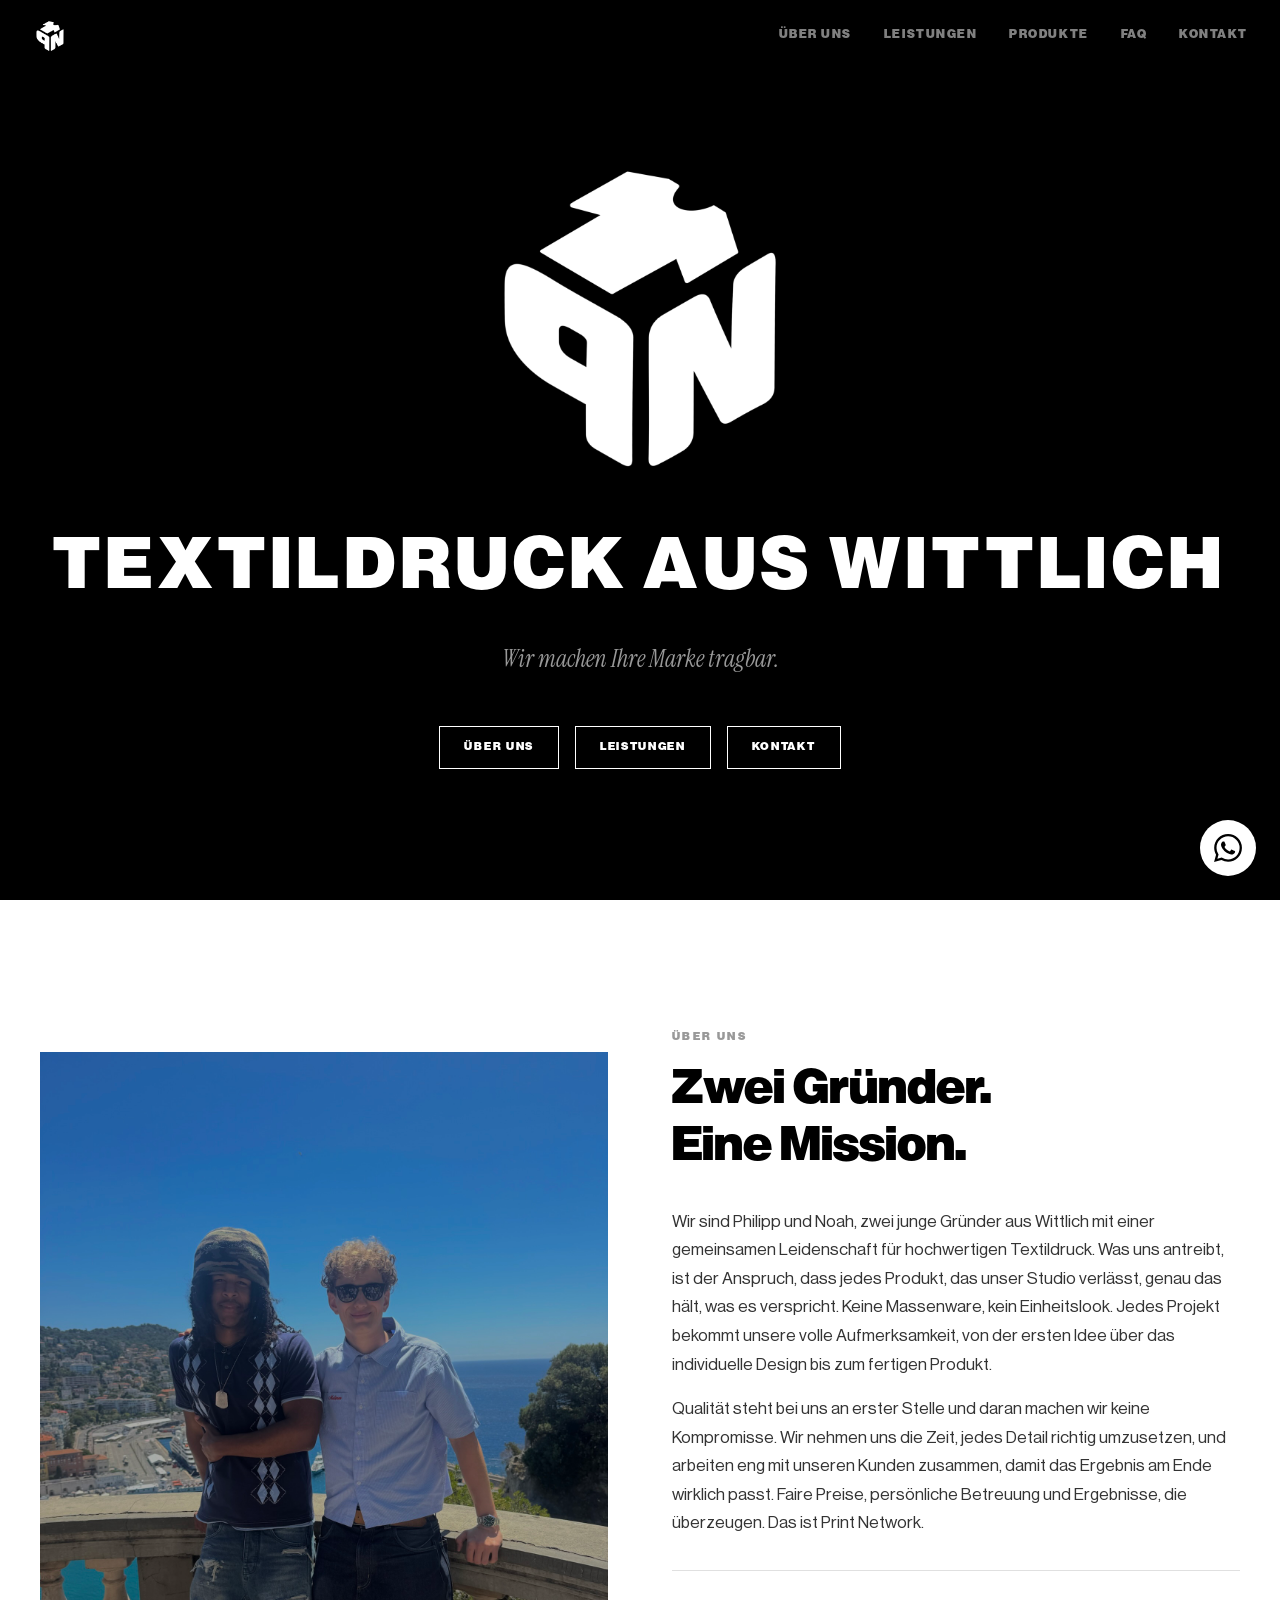
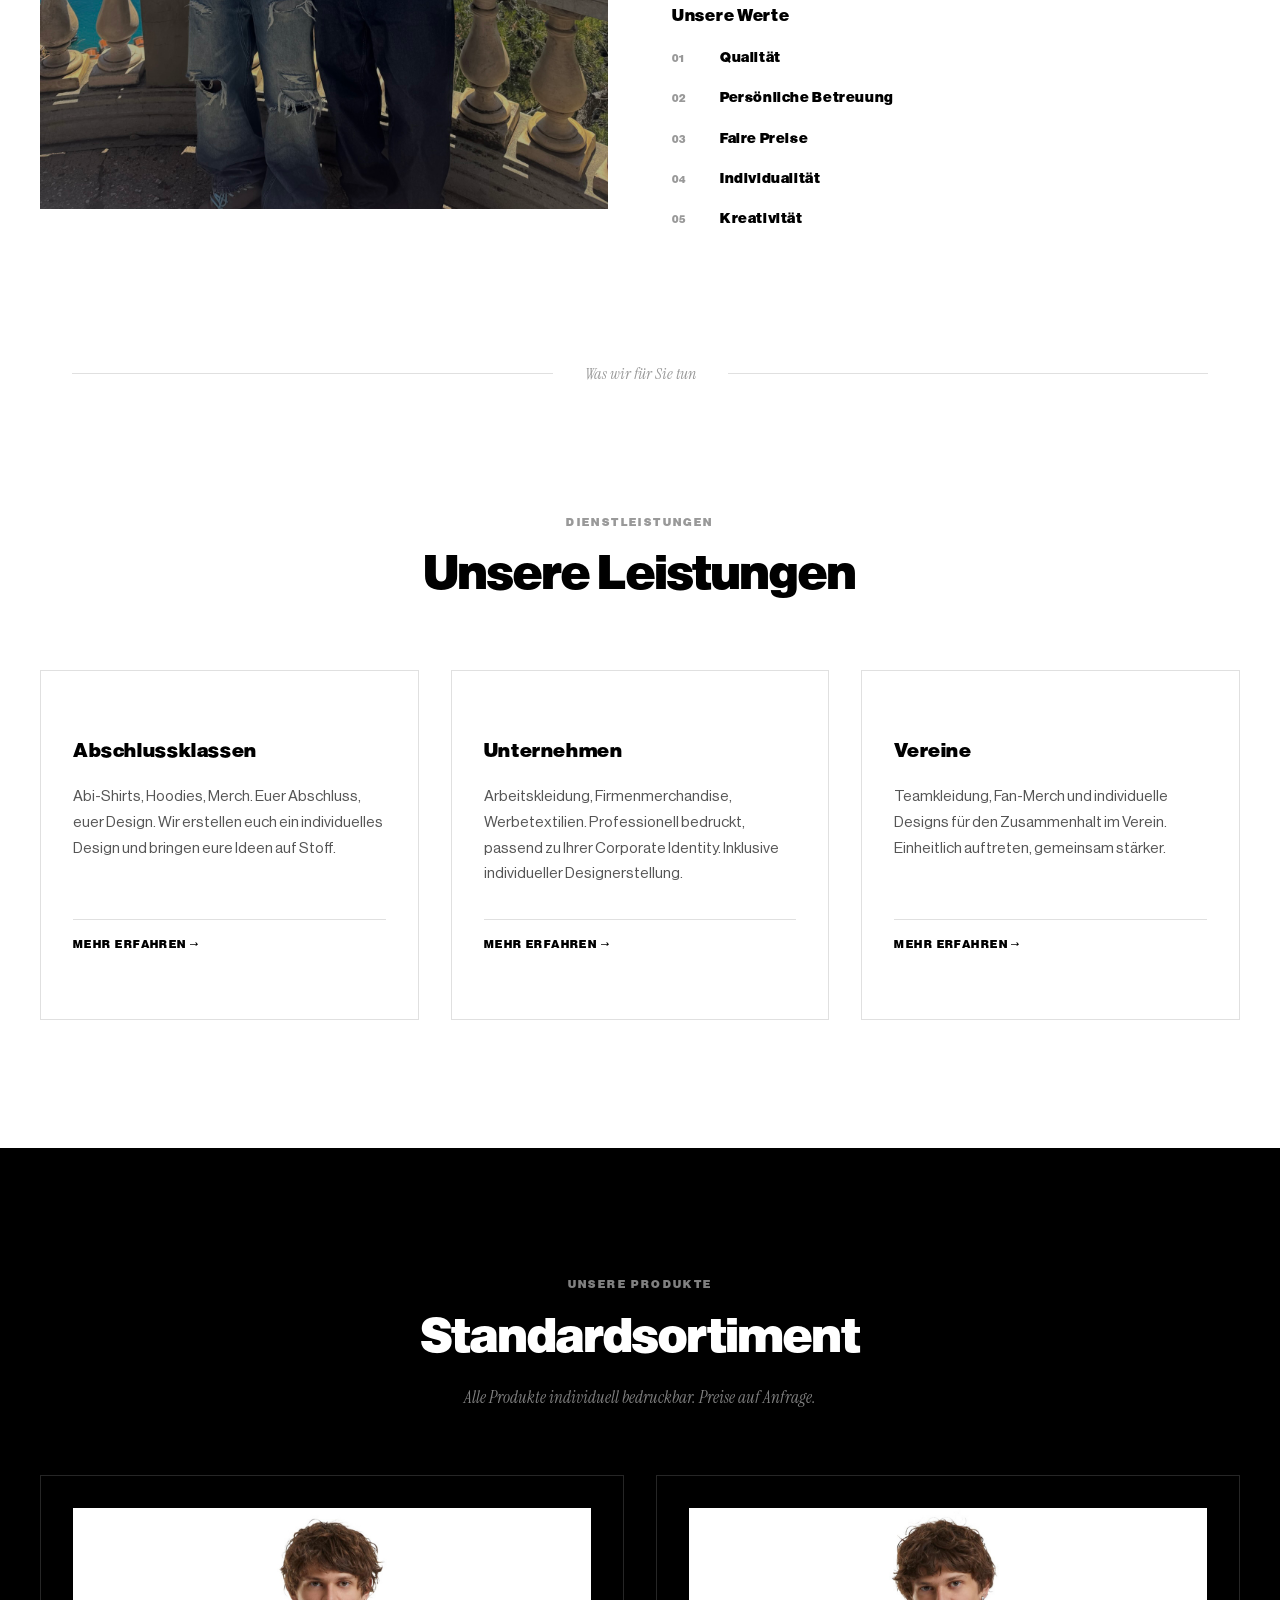
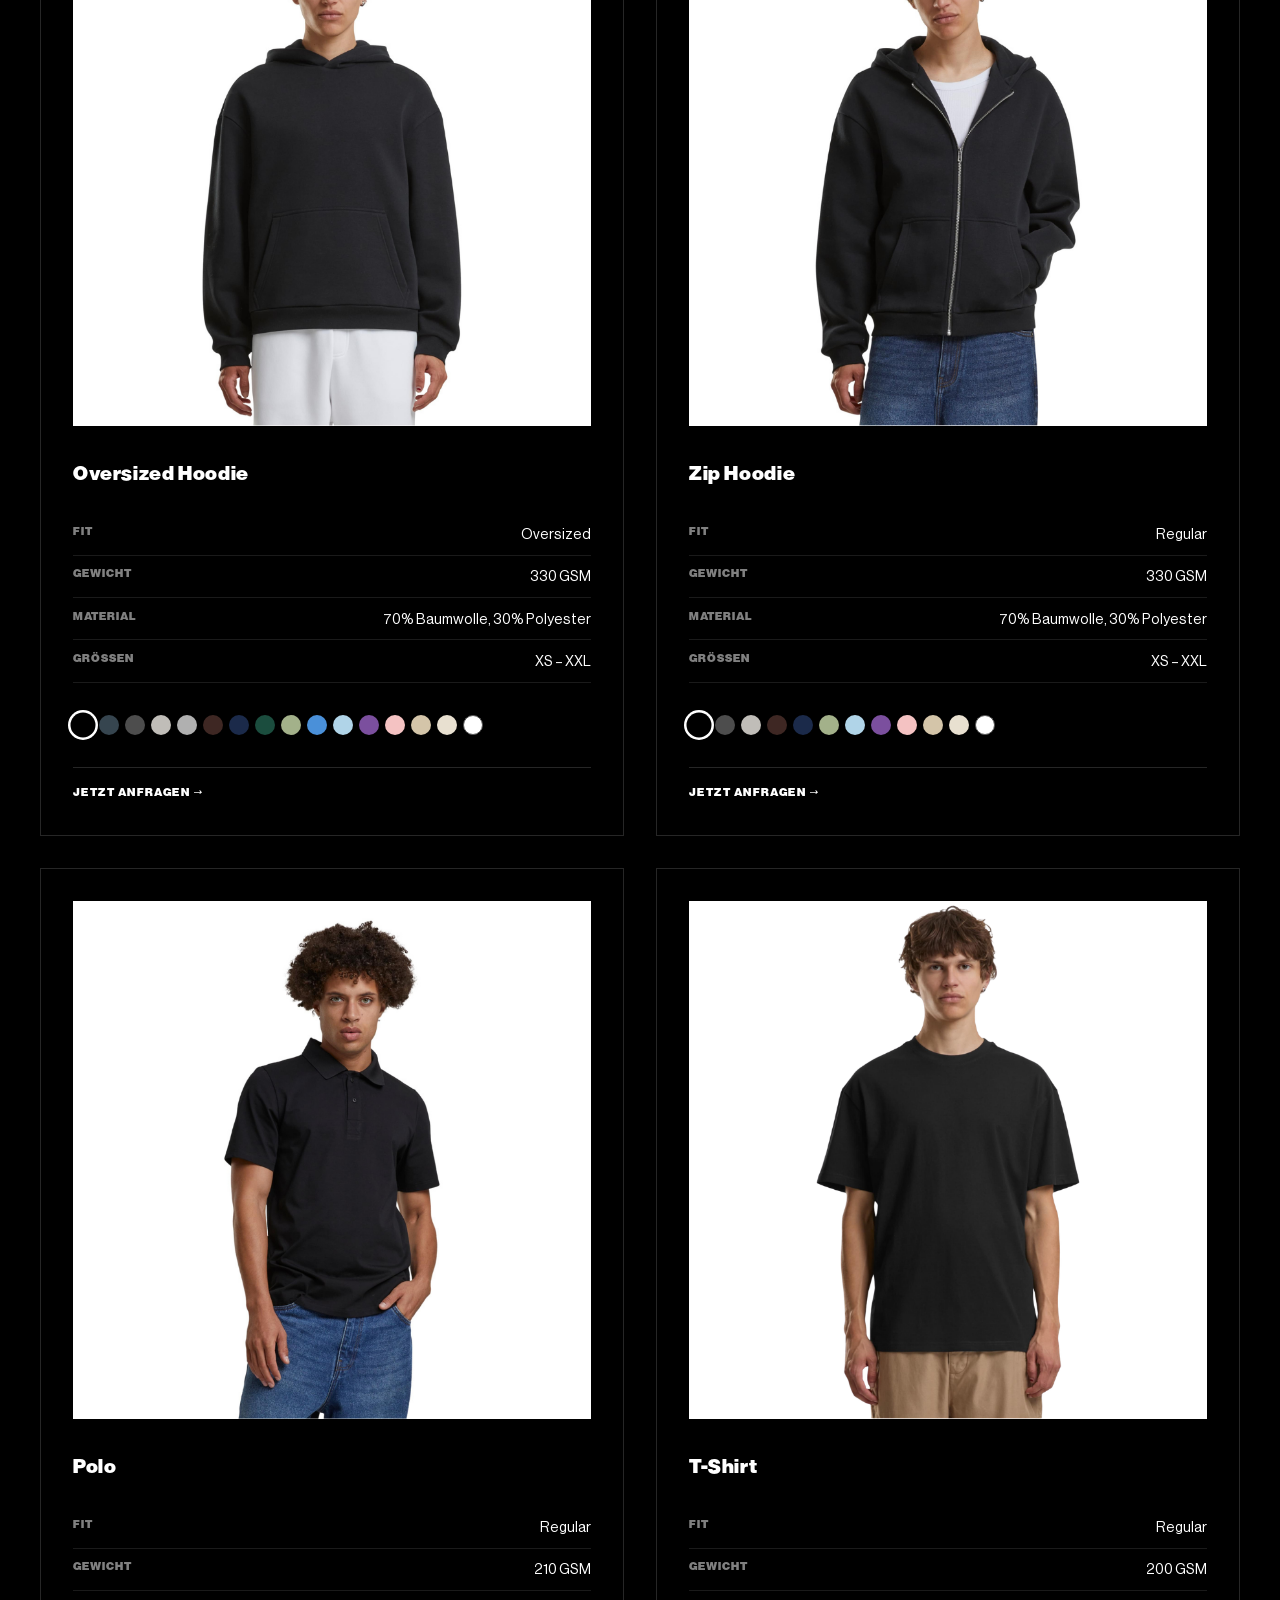
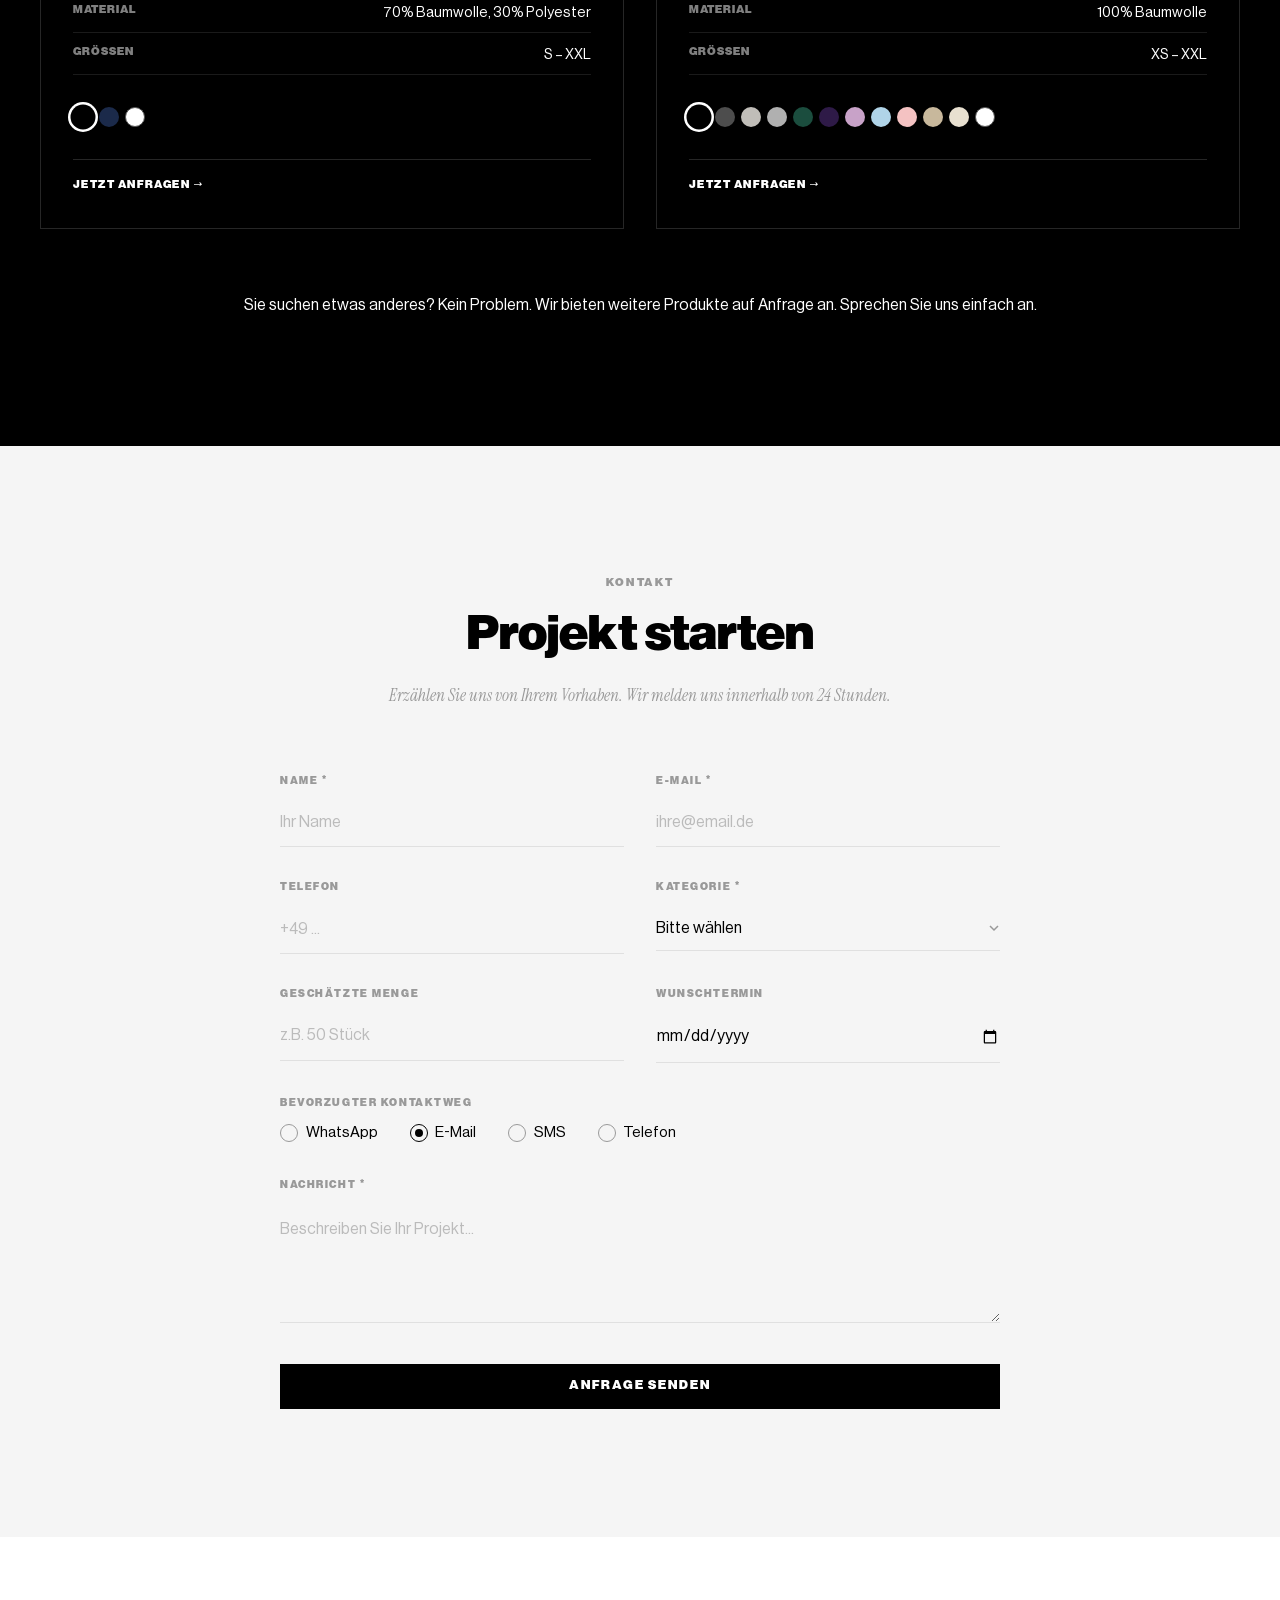
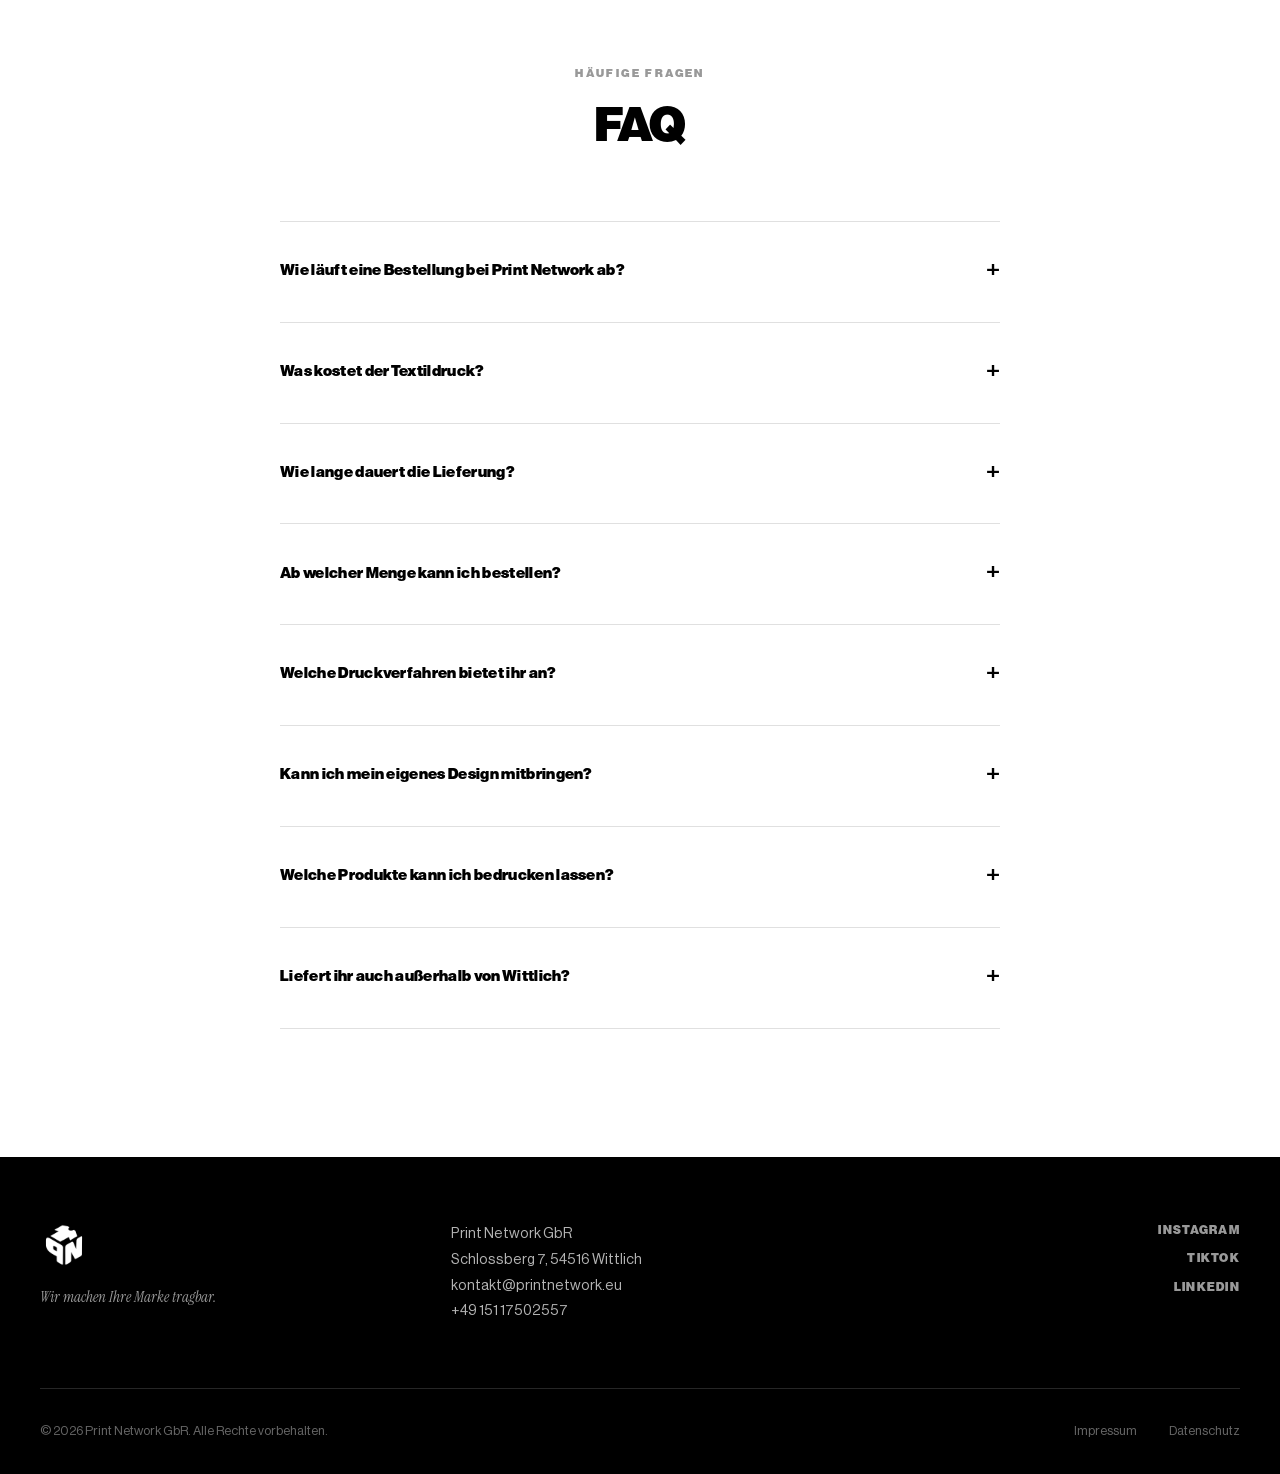
<file: index.html>
<!DOCTYPE html>
<html lang="de">
<head>
    <meta charset="UTF-8">
    <meta name="viewport" content="width=device-width, initial-scale=1.0">
    <title>Textildruck Wittlich | Print Network - Abi-Shirts & mehr</title>
    <meta name="description" content="Textildruck in Wittlich: Abi-Shirts, Firmenbekleidung & Vereinskleidung. Individuelles Design, faire Preise. Jetzt kostenlos anfragen!">
    <meta name="keywords" content="Textildruck Wittlich, Abi-Shirts bedrucken, Firmenbekleidung Wittlich, Textildruck Abschlussklassen, Vereinskleidung bedrucken, Siebdruck Wittlich, Print Network, JGA Shirts bedrucken, Event Shirts, Abschlusspullis, T-Shirt bedrucken lassen, Hoodies bedrucken, Teamkleidung, Polterabend Shirts, Digitaldruck Textilien">
    <meta name="author" content="Print Network GbR">
    <meta name="robots" content="index, follow">
    <meta property="og:title" content="Print Network | Textildruck aus Wittlich">
    <meta property="og:description" content="Hochwertiger Textildruck für Abschlussklassen, Unternehmen und Vereine. Persönlich. Fair. Kompromisslos.">
    <meta property="og:type" content="website">
    <meta property="og:url" content="https://printnetwork.eu">
    <meta property="og:locale" content="de_DE">
    <meta property="og:image" content="https://printnetwork.eu/assets/og-image.png">
    <meta property="og:image:width" content="1200">
    <meta property="og:image:height" content="630">
    <meta name="twitter:card" content="summary_large_image">
    <meta name="twitter:title" content="Print Network | Textildruck aus Wittlich">
    <meta name="twitter:description" content="Hochwertiger Textildruck für Abschlussklassen, Unternehmen und Vereine. Persönlich. Fair. Kompromisslos.">
    <meta name="twitter:image" content="https://printnetwork.eu/assets/og-image.png">
    <meta http-equiv="Content-Security-Policy" content="upgrade-insecure-requests">
    <link rel="icon" type="image/png" sizes="32x32" href="assets/favicon-32x32.png">
    <link rel="icon" type="image/png" sizes="16x16" href="assets/favicon-16x16.png">
    <link rel="apple-touch-icon" sizes="180x180" href="assets/apple-touch-icon.png">
    <link rel="canonical" href="https://printnetwork.eu/">
    <link rel="stylesheet" href="css/style.css">

    <script type="application/ld+json">
    {
        "@context": "https://schema.org",
        "@type": "LocalBusiness",
        "name": "Print Network",
        "description": "Hochwertiger Textildruck für Abschlussklassen, Unternehmen und Vereine in Wittlich.",
        "url": "https://printnetwork.eu",
        "address": {
            "@type": "PostalAddress",
            "streetAddress": "Schlossberg 7",
            "addressLocality": "Wittlich",
            "postalCode": "54516",
            "addressRegion": "Rheinland-Pfalz",
            "addressCountry": "DE"
        },
        "telephone": "+4915117502557",
        "email": "kontakt@printnetwork.eu",
        "contactPoint": [
            {
                "@type": "ContactPoint",
                "telephone": "+4915117502557",
                "contactType": "customer service",
                "availableLanguage": "German"
            },
            {
                "@type": "ContactPoint",
                "telephone": "+4915227510383",
                "contactType": "customer service",
                "contactOption": "https://wa.me/4915227510383",
                "availableLanguage": "German"
            }
        ],
        "areaServed": {
            "@type": "GeoCircle",
            "geoMidpoint": {
                "@type": "GeoCoordinates",
                "latitude": 49.9847,
                "longitude": 6.8897
            },
            "geoRadius": "50000"
        },
        "serviceType": ["Textildruck", "Siebdruck", "Grafikdesign"],
        "priceRange": "$$",
        "image": "https://printnetwork.eu/assets/og-image.png",
        "sameAs": [
            "https://www.instagram.com/printnetwork.eu/",
            "https://www.tiktok.com/@printnetwork.eu",
            "https://www.linkedin.com/company/print-network-textildruck"
        ]
    }
    </script>

    <script type="application/ld+json">
    {
        "@context": "https://schema.org",
        "@type": "FAQPage",
        "mainEntity": [
            {
                "@type": "Question",
                "name": "Wie läuft eine Bestellung bei Print Network ab?",
                "acceptedAnswer": {
                    "@type": "Answer",
                    "text": "Schreiben Sie uns per Kontaktformular, WhatsApp oder E-Mail. Wir besprechen Ihr Projekt, erstellen ein individuelles Design und senden Ihnen ein Angebot. Nach Freigabe geht Ihr Auftrag in den Druck und wird innerhalb weniger Werktage versendet."
                }
            },
            {
                "@type": "Question",
                "name": "Was kostet der Textildruck?",
                "acceptedAnswer": {
                    "@type": "Answer",
                    "text": "Die Kosten hängen von Produkt, Druckverfahren, Anzahl der Farben und Bestellmenge ab. Als Richtwert: bedruckte T-Shirts starten ab ca. 15 EUR pro Stück bei mittleren Mengen. Wir erstellen Ihnen gerne ein kostenloses Angebot."
                }
            },
            {
                "@type": "Question",
                "name": "Wie lange dauert die Lieferung?",
                "acceptedAnswer": {
                    "@type": "Answer",
                    "text": "Nach Designfreigabe beträgt die Produktionszeit in der Regel 5 bis 10 Werktage. Bei Eilaufträgen sprechen Sie uns einfach an."
                }
            },
            {
                "@type": "Question",
                "name": "Ab welcher Menge kann ich bestellen?",
                "acceptedAnswer": {
                    "@type": "Answer",
                    "text": "Im Siebdruck empfehlen wir eine Mindestmenge von ca. 20 Stück, damit sich die Einrichtungskosten lohnen. Für kleinere Mengen bieten wir alternative Druckverfahren an."
                }
            },
            {
                "@type": "Question",
                "name": "Welche Druckverfahren bietet ihr an?",
                "acceptedAnswer": {
                    "@type": "Answer",
                    "text": "Aktuell arbeiten wir mit hochwertigem Siebdruck, der besonders langlebige und farbintensive Ergebnisse liefert. Weitere Verfahren wie Transferdruck sind in Planung."
                }
            },
            {
                "@type": "Question",
                "name": "Kann ich mein eigenes Design mitbringen?",
                "acceptedAnswer": {
                    "@type": "Answer",
                    "text": "Ja, Sie können Ihr eigenes Design liefern. Wir prüfen es auf Druckfähigkeit und passen es bei Bedarf an. Alternativ erstellt unser Designteam ein komplett individuelles Design für Sie."
                }
            },
            {
                "@type": "Question",
                "name": "Welche Produkte kann ich bedrucken lassen?",
                "acceptedAnswer": {
                    "@type": "Answer",
                    "text": "Unser Standardsortiment umfasst T-Shirts, Hoodies, Zip-Hoodies und Polos in verschiedenen Farben und Größen. Weitere Produkte wie Caps oder Beutel sind auf Anfrage möglich."
                }
            },
            {
                "@type": "Question",
                "name": "Liefert ihr auch außerhalb von Wittlich?",
                "acceptedAnswer": {
                    "@type": "Answer",
                    "text": "Ja, wir versenden deutschlandweit. Unser Standort ist Wittlich, aber wir beliefern Kunden in ganz Deutschland per Paketversand."
                }
            }
        ]
    }
    </script>
</head>
<body>

    <!-- HEADER -->
    <header class="header" id="header">
        <a href="#hero" class="header__logo">
            <img src="assets/logo.png" alt="Print Network Logo" class="header__logo-img">
        </a>
        <nav class="header__nav" id="nav">
            <a href="#about" class="header__link">Über uns</a>
            <a href="#services" class="header__link">Leistungen</a>
            <a href="#products" class="header__link">Produkte</a>
            <a href="#faq" class="header__link">FAQ</a>
            <a href="#contact" class="header__link">Kontakt</a>
        </nav>
        <button class="header__burger" id="burger" aria-label="Menü öffnen">
            <span></span>
            <span></span>
        </button>
    </header>

    <main>

        <!-- HERO -->
        <section class="hero" id="hero">
            <div class="hero__content">
                <div class="hero__logo-wrap">
                    <img src="assets/logo.png" alt="Print Network — PN Würfel-Logo" class="hero__logo">
                </div>
                <h1 class="hero__title">Textildruck aus Wittlich</h1>
                <p class="hero__slogan">Wir machen Ihre Marke tragbar.</p>
                <div class="hero__buttons">
                    <a href="#about" class="btn btn--outline">Über uns</a>
                    <a href="#services" class="btn btn--outline">Leistungen</a>
                    <a href="#contact" class="btn btn--filled">Kontakt</a>
                </div>
            </div>
        </section>

        <!-- ABOUT US -->
        <section class="about" id="about">
            <div class="about__container">
                <div class="about__image-wrap">
                    <img src="assets/about-team.jpg" alt="Philipp und Noah — die Gründer von Print Network" class="about__image" width="1536" height="2048" loading="lazy">
                </div>
                <div class="about__text">
                    <p class="about__label">Über uns</p>
                    <h2 class="about__headline">Zwei Gründer.<br>Eine Mission.</h2>
                    <p class="about__body">
                        Wir sind Philipp und Noah, zwei junge Gründer aus Wittlich mit einer gemeinsamen Leidenschaft für hochwertigen Textildruck. Was uns antreibt, ist der Anspruch, dass jedes Produkt, das unser Studio verlässt, genau das hält, was es verspricht. Keine Massenware, kein Einheitslook. Jedes Projekt bekommt unsere volle Aufmerksamkeit, von der ersten Idee über das individuelle Design bis zum fertigen Produkt.
                    </p>
                    <p class="about__body">
                        Qualität steht bei uns an erster Stelle und daran machen wir keine Kompromisse. Wir nehmen uns die Zeit, jedes Detail richtig umzusetzen, und arbeiten eng mit unseren Kunden zusammen, damit das Ergebnis am Ende wirklich passt. Faire Preise, persönliche Betreuung und Ergebnisse, die überzeugen. Das ist Print Network.
                    </p>
                    <h3 class="about__values-heading">Unsere Werte</h3>
                    <div class="about__values">
                        <div class="about__value">
                            <span class="about__value-number">01</span>
                            <span class="about__value-text">Qualität</span>
                        </div>
                        <div class="about__value">
                            <span class="about__value-number">02</span>
                            <span class="about__value-text">Persönliche Betreuung</span>
                        </div>
                        <div class="about__value">
                            <span class="about__value-number">03</span>
                            <span class="about__value-text">Faire Preise</span>
                        </div>
                        <div class="about__value">
                            <span class="about__value-number">04</span>
                            <span class="about__value-text">Individualität</span>
                        </div>
                        <div class="about__value">
                            <span class="about__value-number">05</span>
                            <span class="about__value-text">Kreativität</span>
                        </div>
                    </div>
                </div>
            </div>
        </section>

        <!-- DIVIDER -->
        <div class="divider">
            <span class="divider__line"></span>
            <span class="divider__text">Was wir für Sie tun</span>
            <span class="divider__line"></span>
        </div>

        <!-- SERVICES -->
        <section class="services" id="services">
            <div class="services__container">
                <p class="services__label">Dienstleistungen</p>
                <h2 class="services__headline">Unsere Leistungen</h2>

                <div class="services__grid">

                    <article class="card">
                        <h3 class="card__title">Abschlussklassen</h3>
                        <p class="card__description">
                            Abi-Shirts, Hoodies, Merch. Euer Abschluss, euer Design. Wir erstellen euch ein individuelles Design und bringen eure Ideen auf Stoff.
                        </p>
                        <a href="abschlussklassen.html" class="card__cta">Mehr erfahren &rarr;</a>
                    </article>

                    <article class="card">
                        <h3 class="card__title">Unternehmen</h3>
                        <p class="card__description">
                            Arbeitskleidung, Firmenmerchandise, Werbetextilien. Professionell bedruckt, passend zu Ihrer Corporate Identity. Inklusive individueller Designerstellung.
                        </p>
                        <a href="unternehmen.html" class="card__cta">Mehr erfahren &rarr;</a>
                    </article>

                    <article class="card">
                        <h3 class="card__title">Vereine</h3>
                        <p class="card__description">
                            Teamkleidung, Fan-Merch und individuelle Designs für den Zusammenhalt im Verein. Einheitlich auftreten, gemeinsam stärker.
                        </p>
                        <a href="vereine.html" class="card__cta">Mehr erfahren &rarr;</a>
                    </article>

                </div>
            </div>
        </section>

        <!-- PRODUCTS -->
        <section class="products" id="products">
            <div class="products__container">
                <p class="products__label">Unsere Produkte</p>
                <h2 class="products__headline">Standardsortiment</h2>
                <p class="products__subline">Alle Produkte individuell bedruckbar. Preise auf Anfrage.</p>

                <div class="products__grid">

                    <article class="product-card product-card--has-image">
                        <div class="product-card__image-wrap">
                            <img src="assets/hoodie-black.png" alt="Oversized Hoodie in Black" class="product-card__image" width="800" height="800" loading="lazy">
                        </div>
                        <h3 class="product-card__title">Oversized Hoodie</h3>
                        <ul class="product-card__specs">
                            <li><span>Fit</span><span>Oversized</span></li>
                            <li><span>Gewicht</span><span>330 GSM</span></li>
                            <li><span>Material</span><span>70% Baumwolle, 30% Polyester</span></li>
                            <li><span>Größen</span><span>XS – XXL</span></li>
                        </ul>
                        <div class="product-card__colors">
                            <span class="color-dot color-dot--active" style="background:#000000" title="Black" data-image="assets/hoodie-black.png"></span>
                            <span class="color-dot" style="background:#36454F" title="Charcoal"></span>
                            <span class="color-dot" style="background:#4D4D4D" title="Magnet" data-image="assets/hoodie-magnet.png"></span>
                            <span class="color-dot" style="background:#C0BDB8" title="Lightasphalt" data-image="assets/hoodie-lightasphalt.png"></span>
                            <span class="color-dot" style="background:#B0B0B0" title="Heathergrey" data-image="assets/hoodie-heathergrey.png"></span>
                            <span class="color-dot" style="background:#3E2723" title="Chocolatebrown" data-image="assets/hoodie-chocolatebrown.png"></span>
                            <span class="color-dot" style="background:#1B2A4A" title="Navy"></span>
                            <span class="color-dot" style="background:#1B4D3E" title="Bottlegreen" data-image="assets/hoodie-bottlegreen.png"></span>
                            <span class="color-dot" style="background:#A3B18A" title="Paleolive" data-image="assets/hoodie-paleolive.png"></span>
                            <span class="color-dot" style="background:#4A90D9" title="Berylblue" data-image="assets/hoodie-berylblue.png"></span>
                            <span class="color-dot" style="background:#B0D4E8" title="Powderblue" data-image="assets/hoodie-powderblue.png"></span>
                            <span class="color-dot" style="background:#7B4F9E" title="Plumpurple" data-image="assets/hoodie-plumpurple.png"></span>
                            <span class="color-dot" style="background:#F4C2C2" title="Softpink" data-image="assets/hoodie-softpink.png"></span>
                            <span class="color-dot" style="background:#D4C5A9" title="Unionbeige" data-image="assets/hoodie-unionbeige.png"></span>
                            <span class="color-dot" style="background:#E8E0D0" title="Whitesand" data-image="assets/hoodie-whitesand.png"></span>
                            <span class="color-dot" style="background:#FFFFFF; border:1px solid #555" title="White" data-image="assets/hoodie-white.png"></span>
                        </div>
                        <a href="#contact" class="product-card__cta">Jetzt anfragen &rarr;</a>
                    </article>

                    <article class="product-card product-card--has-image">
                        <div class="product-card__image-wrap">
                            <img src="assets/zip-black.png" alt="Zip Hoodie in Black" class="product-card__image" width="800" height="800" loading="lazy">
                        </div>
                        <h3 class="product-card__title">Zip Hoodie</h3>
                        <ul class="product-card__specs">
                            <li><span>Fit</span><span>Regular</span></li>
                            <li><span>Gewicht</span><span>330 GSM</span></li>
                            <li><span>Material</span><span>70% Baumwolle, 30% Polyester</span></li>
                            <li><span>Größen</span><span>XS – XXL</span></li>
                        </ul>
                        <div class="product-card__colors">
                            <span class="color-dot color-dot--active" style="background:#000000" title="Black" data-image="assets/zip-black.png"></span>
                            <span class="color-dot" style="background:#4D4D4D" title="Magnet" data-image="assets/zip-magnet.png"></span>
                            <span class="color-dot" style="background:#C0BDB8" title="Lightasphalt" data-image="assets/zip-lightasphalt.png"></span>
                            <span class="color-dot" style="background:#3E2723" title="Chocolatebrown" data-image="assets/zip-chocolatebrown.png"></span>
                            <span class="color-dot" style="background:#1B2A4A" title="Navy" data-image="assets/zip-navy.png"></span>
                            <span class="color-dot" style="background:#A3B18A" title="Paleolive" data-image="assets/zip-paleolive.png"></span>
                            <span class="color-dot" style="background:#B0D4E8" title="Powderblue" data-image="assets/zip-powderblue.png"></span>
                            <span class="color-dot" style="background:#7B4F9E" title="Plumpurple" data-image="assets/zip-plumpurple.png"></span>
                            <span class="color-dot" style="background:#F4C2C2" title="Softpink" data-image="assets/zip-softpink.png"></span>
                            <span class="color-dot" style="background:#D4C5A9" title="Unionbeige" data-image="assets/zip-unionbeige.png"></span>
                            <span class="color-dot" style="background:#E8E0D0" title="Whitesand" data-image="assets/zip-whitesand.png"></span>
                            <span class="color-dot" style="background:#FFFFFF; border:1px solid #555" title="White" data-image="assets/zip-white.png"></span>
                        </div>
                        <a href="#contact" class="product-card__cta">Jetzt anfragen &rarr;</a>
                    </article>

                    <article class="product-card product-card--has-image">
                        <div class="product-card__image-wrap">
                            <img src="assets/polo-black.png" alt="Polo in Black" class="product-card__image" width="800" height="800" loading="lazy">
                        </div>
                        <h3 class="product-card__title">Polo</h3>
                        <ul class="product-card__specs">
                            <li><span>Fit</span><span>Regular</span></li>
                            <li><span>Gewicht</span><span>210 GSM</span></li>
                            <li><span>Material</span><span>70% Baumwolle, 30% Polyester</span></li>
                            <li><span>Größen</span><span>S – XXL</span></li>
                        </ul>
                        <div class="product-card__colors">
                            <span class="color-dot color-dot--active" style="background:#000000" title="Black" data-image="assets/polo-black.png"></span>
                            <span class="color-dot" style="background:#1B2A4A" title="Navy"></span>
                            <span class="color-dot" style="background:#FFFFFF; border:1px solid #555" title="White" data-image="assets/polo-white.png"></span>
                        </div>
                        <a href="#contact" class="product-card__cta">Jetzt anfragen &rarr;</a>
                    </article>

                    <article class="product-card product-card--has-image">
                        <div class="product-card__image-wrap">
                            <img src="assets/tshirt-black.png" alt="T-Shirt in Black" class="product-card__image" width="800" height="800" loading="lazy">
                        </div>
                        <h3 class="product-card__title">T-Shirt</h3>
                        <ul class="product-card__specs">
                            <li><span>Fit</span><span>Regular</span></li>
                            <li><span>Gewicht</span><span>200 GSM</span></li>
                            <li><span>Material</span><span>100% Baumwolle</span></li>
                            <li><span>Größen</span><span>XS – XXL</span></li>
                        </ul>
                        <div class="product-card__colors">
                            <span class="color-dot color-dot--active" style="background:#000000" title="Black" data-image="assets/tshirt-black.png"></span>
                            <span class="color-dot" style="background:#4D4D4D" title="Magnet" data-image="assets/tshirt-magnet.png"></span>
                            <span class="color-dot" style="background:#C0BDB8" title="Lightasphalt" data-image="assets/tshirt-lightasphalt.png"></span>
                            <span class="color-dot" style="background:#B0B0B0" title="Heathergrey"></span>
                            <span class="color-dot" style="background:#1B4D3E" title="Bottlegreen"></span>
                            <span class="color-dot" style="background:#2E1A47" title="Purplenight" data-image="assets/tshirt-purplenight.png"></span>
                            <span class="color-dot" style="background:#C8A2C8" title="Lilac" data-image="assets/tshirt-lilac.png"></span>
                            <span class="color-dot" style="background:#B0D4E8" title="Powderblue"></span>
                            <span class="color-dot" style="background:#F4C2C2" title="Softpink"></span>
                            <span class="color-dot" style="background:#C8B89C" title="Sand"></span>
                            <span class="color-dot" style="background:#E8E0D0" title="Whitesand" data-image="assets/tshirt-whitesand.png"></span>
                            <span class="color-dot" style="background:#FFFFFF; border:1px solid #555" title="White" data-image="assets/tshirt-white.png"></span>
                        </div>
                        <a href="#contact" class="product-card__cta">Jetzt anfragen &rarr;</a>
                    </article>

                </div>

                <p class="products__note">Sie suchen etwas anderes? Kein Problem. Wir bieten weitere Produkte auf Anfrage an. Sprechen Sie uns einfach an.</p>
            </div>
        </section>

        <!-- CONTACT -->
        <section class="contact" id="contact">
            <div class="contact__container">
                <div class="contact__header">
                    <p class="contact__label">Kontakt</p>
                    <h2 class="contact__headline">Projekt starten</h2>
                    <p class="contact__subline">Erzählen Sie uns von Ihrem Vorhaben. Wir melden uns innerhalb von 24 Stunden.</p>
                </div>

                <form class="form" id="contactForm" action="https://formspree.io/f/mvzdrdla" method="POST">
                    <div class="form__row form__row--two">
                        <div class="form__group">
                            <label for="name" class="form__label">Name *</label>
                            <input type="text" id="name" name="name" class="form__input" required placeholder="Ihr Name">
                        </div>
                        <div class="form__group">
                            <label for="email" class="form__label">E-Mail *</label>
                            <input type="email" id="email" name="email" class="form__input" required placeholder="ihre@email.de">
                        </div>
                    </div>

                    <div class="form__row form__row--two">
                        <div class="form__group">
                            <label for="phone" class="form__label">Telefon</label>
                            <input type="tel" id="phone" name="phone" class="form__input" placeholder="+49 ...">
                        </div>
                        <div class="form__group">
                            <label for="category" class="form__label">Kategorie *</label>
                            <select id="category" name="category" class="form__input form__select" required>
                                <option value="" disabled selected>Bitte wählen</option>
                                <option value="abschlussklasse">Abschlussklasse</option>
                                <option value="unternehmen">Unternehmen</option>
                                <option value="verein">Verein</option>
                                <option value="sonstiges">Sonstiges</option>
                            </select>
                        </div>
                    </div>

                    <div class="form__row form__row--two">
                        <div class="form__group">
                            <label for="quantity" class="form__label">Geschätzte Menge</label>
                            <input type="text" id="quantity" name="quantity" class="form__input" placeholder="z.B. 50 Stück">
                        </div>
                        <div class="form__group">
                            <label for="deadline" class="form__label">Wunschtermin</label>
                            <input type="date" id="deadline" name="deadline" class="form__input">
                        </div>
                    </div>

                    <div class="form__group">
                        <label class="form__label">Bevorzugter Kontaktweg</label>
                        <div class="form__radios">
                            <label class="form__radio">
                                <input type="radio" name="contact_method" value="whatsapp">
                                <span class="form__radio-custom"></span>
                                WhatsApp
                            </label>
                            <label class="form__radio">
                                <input type="radio" name="contact_method" value="email" checked>
                                <span class="form__radio-custom"></span>
                                E-Mail
                            </label>
                            <label class="form__radio">
                                <input type="radio" name="contact_method" value="sms">
                                <span class="form__radio-custom"></span>
                                SMS
                            </label>
                            <label class="form__radio">
                                <input type="radio" name="contact_method" value="telefon">
                                <span class="form__radio-custom"></span>
                                Telefon
                            </label>
                        </div>
                    </div>

                    <div class="form__group">
                        <label for="message" class="form__label">Nachricht *</label>
                        <textarea id="message" name="message" class="form__input form__textarea" required placeholder="Beschreiben Sie Ihr Projekt..."></textarea>
                    </div>

                    <button type="submit" class="btn btn--filled btn--large">Anfrage senden</button>
                </form>
            </div>
        </section>

        <!-- FAQ -->
        <section class="faq" id="faq">
            <div class="faq__container">
                <p class="faq__label">Häufige Fragen</p>
                <h2 class="faq__headline">FAQ</h2>

                <div class="faq__list">
                    <details class="faq__item">
                        <summary class="faq__question">Wie läuft eine Bestellung bei Print Network ab?</summary>
                        <div class="faq__answer">
                            <p>Schreiben Sie uns per Kontaktformular, WhatsApp oder E-Mail. Wir besprechen Ihr Projekt, erstellen ein individuelles Design und senden Ihnen ein Angebot. Nach Freigabe geht Ihr Auftrag in den Druck und wird innerhalb weniger Werktage versendet.</p>
                        </div>
                    </details>

                    <details class="faq__item">
                        <summary class="faq__question">Was kostet der Textildruck?</summary>
                        <div class="faq__answer">
                            <p>Die Kosten hängen von Produkt, Druckverfahren, Anzahl der Farben und Bestellmenge ab. Als Richtwert: bedruckte T-Shirts starten ab ca. 15 EUR pro Stück bei mittleren Mengen. Wir erstellen Ihnen gerne ein kostenloses Angebot.</p>
                        </div>
                    </details>

                    <details class="faq__item">
                        <summary class="faq__question">Wie lange dauert die Lieferung?</summary>
                        <div class="faq__answer">
                            <p>Nach Designfreigabe beträgt die Produktionszeit in der Regel 5 bis 10 Werktage. Bei Eilaufträgen sprechen Sie uns einfach an.</p>
                        </div>
                    </details>

                    <details class="faq__item">
                        <summary class="faq__question">Ab welcher Menge kann ich bestellen?</summary>
                        <div class="faq__answer">
                            <p>Im Siebdruck empfehlen wir eine Mindestmenge von ca. 20 Stück, damit sich die Einrichtungskosten lohnen. Für kleinere Mengen bieten wir alternative Druckverfahren an.</p>
                        </div>
                    </details>

                    <details class="faq__item">
                        <summary class="faq__question">Welche Druckverfahren bietet ihr an?</summary>
                        <div class="faq__answer">
                            <p>Aktuell arbeiten wir mit hochwertigem Siebdruck, der besonders langlebige und farbintensive Ergebnisse liefert. Weitere Verfahren wie Transferdruck sind in Planung.</p>
                        </div>
                    </details>

                    <details class="faq__item">
                        <summary class="faq__question">Kann ich mein eigenes Design mitbringen?</summary>
                        <div class="faq__answer">
                            <p>Ja, Sie können Ihr eigenes Design liefern. Wir prüfen es auf Druckfähigkeit und passen es bei Bedarf an. Alternativ erstellt unser Designteam ein komplett individuelles Design für Sie.</p>
                        </div>
                    </details>

                    <details class="faq__item">
                        <summary class="faq__question">Welche Produkte kann ich bedrucken lassen?</summary>
                        <div class="faq__answer">
                            <p>Unser Standardsortiment umfasst T-Shirts, Hoodies, Zip-Hoodies und Polos in verschiedenen Farben und Größen. Weitere Produkte wie Caps oder Beutel sind auf Anfrage möglich.</p>
                        </div>
                    </details>

                    <details class="faq__item">
                        <summary class="faq__question">Liefert ihr auch außerhalb von Wittlich?</summary>
                        <div class="faq__answer">
                            <p>Ja, wir versenden deutschlandweit. Unser Standort ist Wittlich, aber wir beliefern Kunden in ganz Deutschland per Paketversand.</p>
                        </div>
                    </details>
                </div>
            </div>
        </section>

    </main>

    <!-- FOOTER -->
    <footer class="footer">
        <div class="footer__container">
            <div class="footer__top">
                <div class="footer__brand">
                    <img src="assets/logo.png" alt="Print Network" class="footer__logo">
                    <p class="footer__tagline">Wir machen Ihre Marke tragbar.</p>
                </div>
                <div class="footer__contact-info">
                    <p>Print Network GbR</p>
                    <p>Schlossberg 7, 54516 Wittlich</p>
                    <p><a href="mailto:kontakt@printnetwork.eu">kontakt@printnetwork.eu</a></p>
                    <p><a href="tel:+4915117502557">+49 151 17502557</a></p>
                </div>
                <div class="footer__social">
                    <a href="https://www.instagram.com/printnetwork.eu/" target="_blank" rel="noopener" class="footer__social-link" aria-label="Instagram">Instagram</a>
                    <a href="https://www.tiktok.com/@printnetwork.eu" target="_blank" rel="noopener" class="footer__social-link" aria-label="TikTok">TikTok</a>
                    <a href="https://www.linkedin.com/company/print-network-textildruck" target="_blank" rel="noopener" class="footer__social-link" aria-label="LinkedIn">LinkedIn</a>
                </div>
            </div>
            <div class="footer__bottom">
                <p>&copy; 2026 Print Network GbR. Alle Rechte vorbehalten.</p>
                <div class="footer__legal">
                    <a href="impressum.html">Impressum</a>
                    <a href="datenschutz.html">Datenschutz</a>
                </div>
            </div>
        </div>
    </footer>

    <!-- WhatsApp Floating Button -->
    <a href="https://wa.me/4915227510383?text=Hallo%2C%20ich%20interessiere%20mich%20f%C3%BCr%20Textildruck." class="whatsapp-float" target="_blank" rel="noopener" aria-label="WhatsApp Chat starten">
        <svg viewBox="0 0 24 24" width="28" height="28" fill="#000000">
            <path d="M17.472 14.382c-.297-.149-1.758-.867-2.03-.967-.273-.099-.471-.148-.67.15-.197.297-.767.966-.94 1.164-.173.199-.347.223-.644.075-.297-.15-1.255-.463-2.39-1.475-.883-.788-1.48-1.761-1.653-2.059-.173-.297-.018-.458.13-.606.134-.133.298-.347.446-.52.149-.174.198-.298.298-.497.099-.198.05-.371-.025-.52-.075-.149-.669-1.612-.916-2.207-.242-.579-.487-.5-.669-.51-.173-.008-.371-.01-.57-.01-.198 0-.52.074-.792.372-.272.297-1.04 1.016-1.04 2.479 0 1.462 1.065 2.875 1.213 3.074.149.198 2.096 3.2 5.077 4.487.709.306 1.262.489 1.694.625.712.227 1.36.195 1.871.118.571-.085 1.758-.719 2.006-1.413.248-.694.248-1.289.173-1.413-.074-.124-.272-.198-.57-.347m-5.421 7.403h-.004a9.87 9.87 0 01-5.031-1.378l-.361-.214-3.741.982.998-3.648-.235-.374a9.86 9.86 0 01-1.51-5.26c.001-5.45 4.436-9.884 9.888-9.884 2.64 0 5.122 1.03 6.988 2.898a9.825 9.825 0 012.893 6.994c-.003 5.45-4.437 9.884-9.885 9.884m8.413-18.297A11.815 11.815 0 0012.05 0C5.495 0 .16 5.335.157 11.892c0 2.096.547 4.142 1.588 5.945L.057 24l6.305-1.654a11.882 11.882 0 005.683 1.448h.005c6.554 0 11.89-5.335 11.893-11.893a11.821 11.821 0 00-3.48-8.413z"/>
        </svg>
    </a>

    <script src="js/main.js"></script>
</body>
</html>
</file>
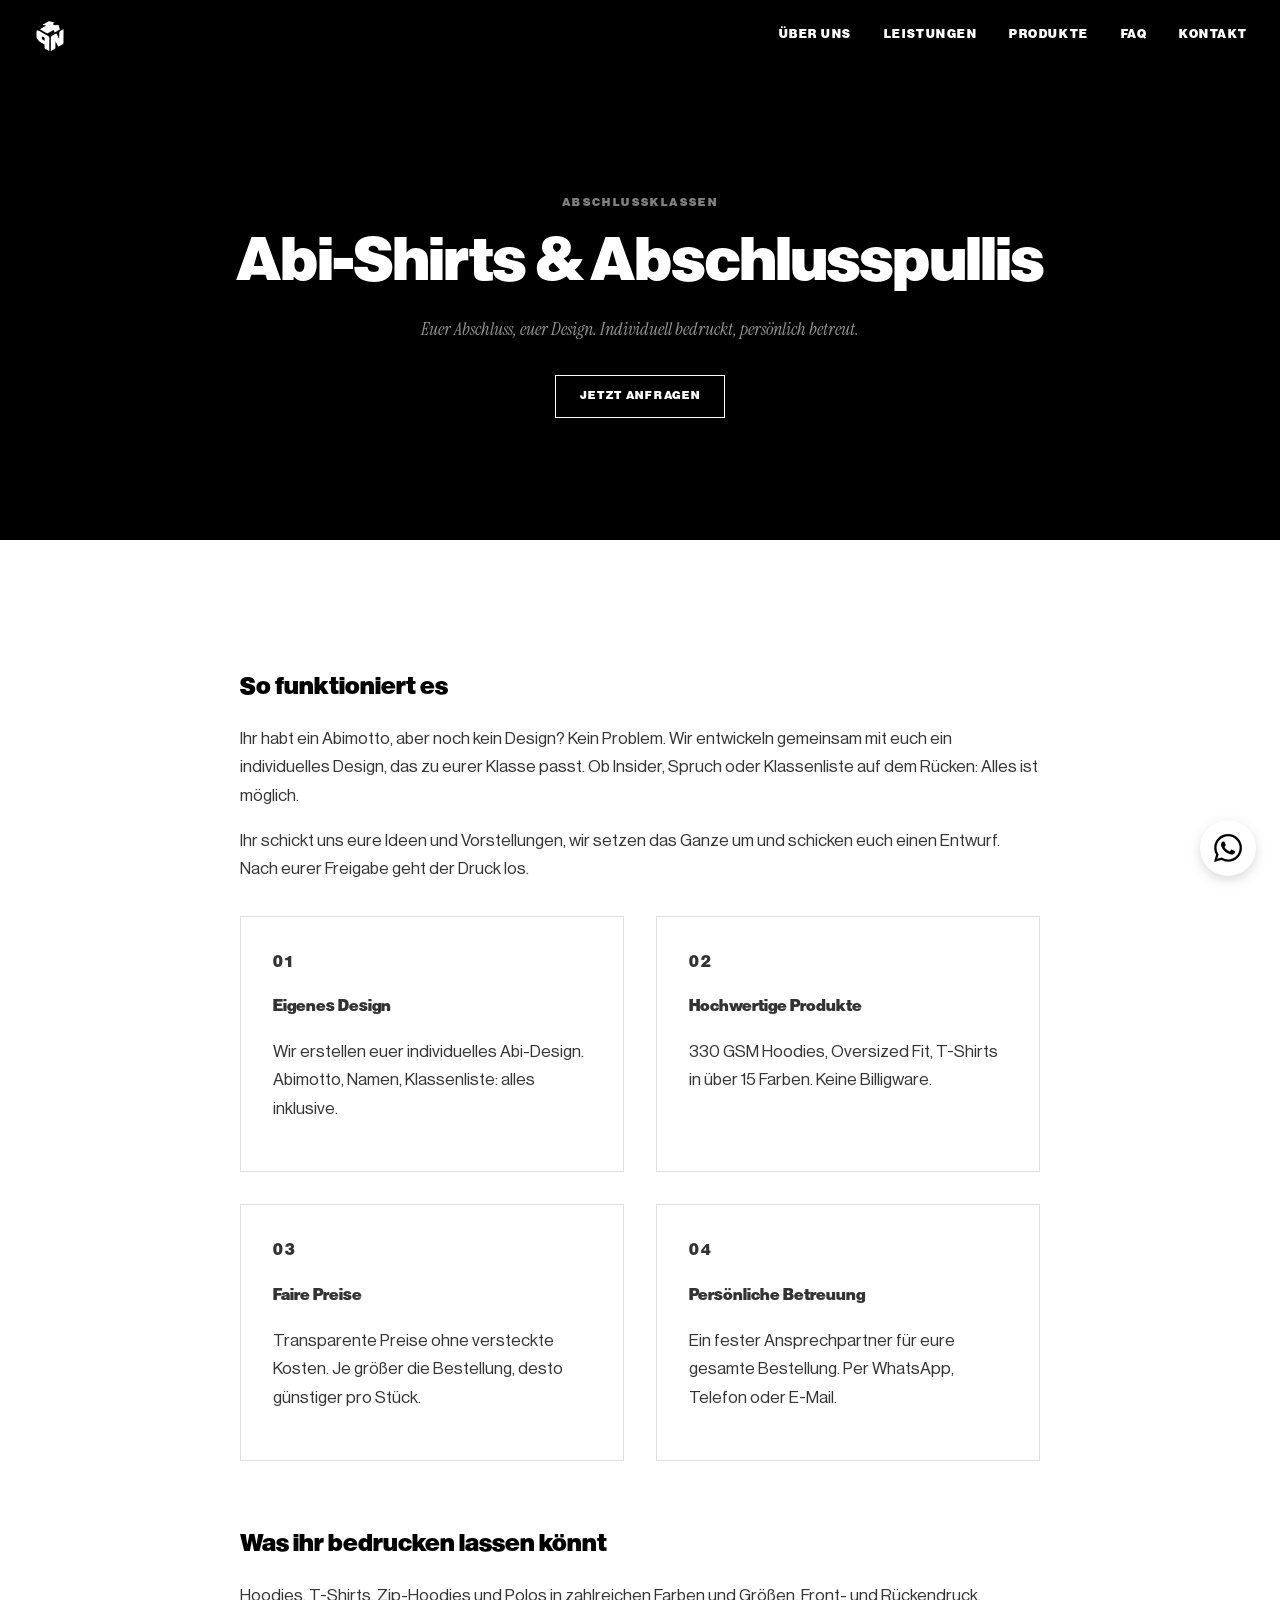
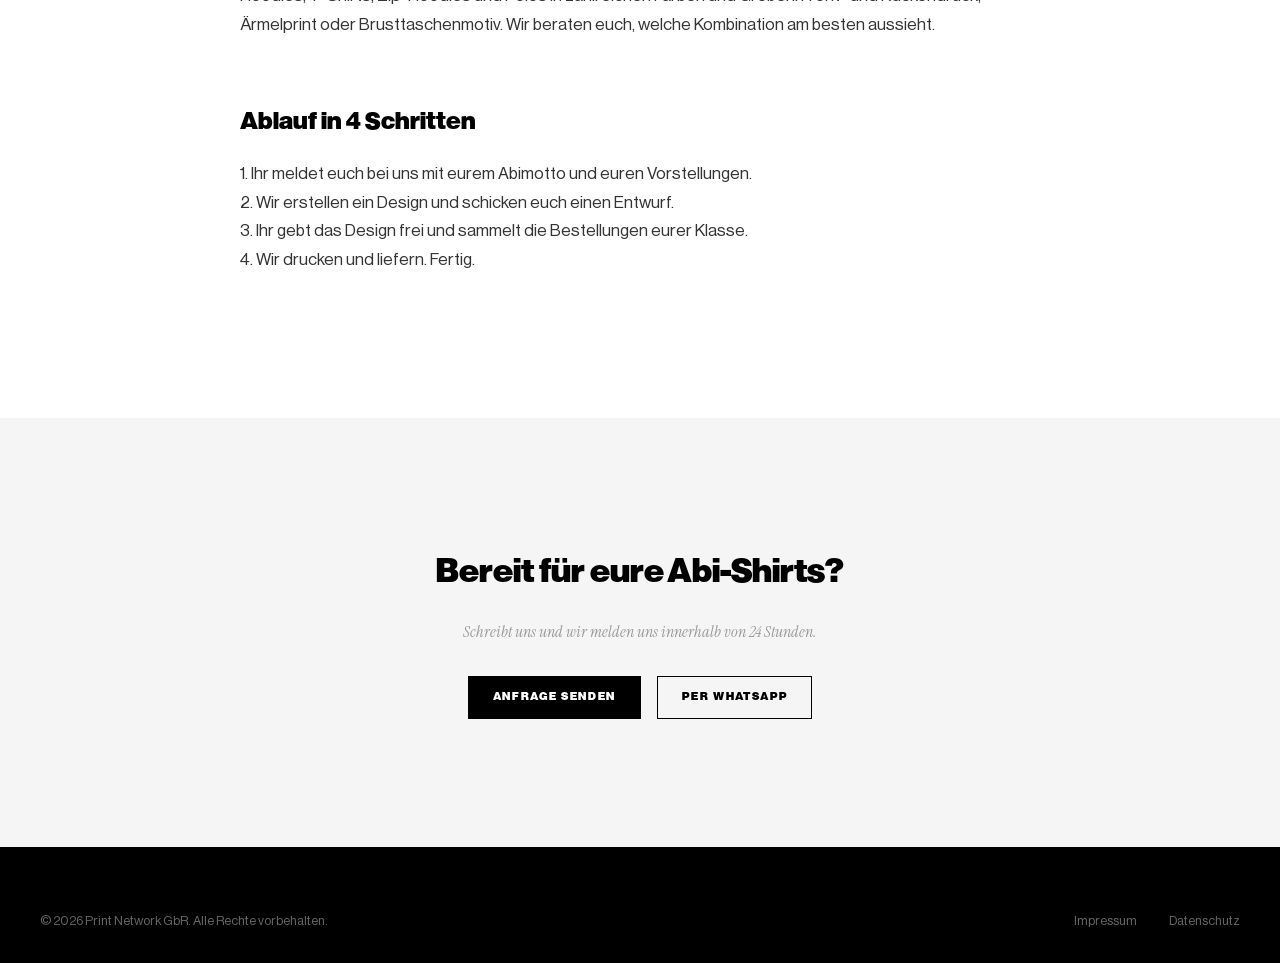
<file: abschlussklassen.html>
<!DOCTYPE html>
<html lang="de">
<head>
    <meta charset="UTF-8">
    <meta name="viewport" content="width=device-width, initial-scale=1.0">
    <title>Abi-Shirts & Abschlusspullis bedrucken | Print Network Wittlich</title>
    <meta name="description" content="Abi-Shirts, Abschlusspullis & Hoodies individuell bedruckt. Eigenes Design, faire Preise, persönliche Betreuung. Jetzt kostenlos anfragen!">
    <meta name="keywords" content="Abi-Shirts bedrucken, Abschlusspullis, Abi Hoodies, Abschluss-Shirts Wittlich, Abi Merch, Abschlussklasse Textildruck, Abimotto Shirts, Abi Pullis drucken lassen">
    <meta name="robots" content="index, follow">
    <meta property="og:title" content="Abi-Shirts & Abschlusspullis | Print Network">
    <meta property="og:description" content="Individuelle Abi-Shirts, Hoodies und Merch für eure Abschlussklasse. Eigenes Design inklusive.">
    <meta property="og:type" content="website">
    <meta property="og:url" content="https://printnetwork.eu/abschlussklassen.html">
    <meta property="og:image" content="https://printnetwork.eu/assets/og-image.png">
    <meta http-equiv="Content-Security-Policy" content="upgrade-insecure-requests">
    <link rel="canonical" href="https://printnetwork.eu/abschlussklassen.html">
    <link rel="icon" type="image/png" sizes="32x32" href="assets/favicon-32x32.png">
    <link rel="stylesheet" href="css/style.css">
    <style>
        .landing-hero {
            min-height: 60vh;
            display: flex;
            align-items: center;
            justify-content: center;
            text-align: center;
            padding: calc(var(--header-height) + var(--space-lg)) var(--space-md) var(--space-lg);
            background: var(--black);
            color: var(--white);
        }
        .landing-hero__label {
            font-family: var(--font-heading);
            font-size: 0.75rem;
            letter-spacing: 0.2em;
            text-transform: uppercase;
            color: rgba(255, 255, 255, 0.5);
            margin-bottom: var(--space-sm);
        }
        .landing-hero__title {
            font-family: var(--font-heading);
            font-size: clamp(2.2rem, 5vw, 4rem);
            font-weight: 700;
            line-height: 1.1;
            margin-bottom: var(--space-sm);
        }
        .landing-hero__sub {
            font-family: var(--font-accent);
            font-style: italic;
            font-size: 1.1rem;
            color: rgba(255, 255, 255, 0.6);
            max-width: 520px;
            margin: 0 auto var(--space-md);
        }
        .landing-content {
            padding: var(--space-xl) var(--space-md);
        }
        .landing-content__container {
            max-width: 800px;
            margin: 0 auto;
        }
        .landing-content h2 {
            font-family: var(--font-heading);
            font-size: 1.6rem;
            font-weight: 700;
            margin-bottom: var(--space-sm);
            margin-top: var(--space-lg);
        }
        .landing-content h2:first-child {
            margin-top: 0;
        }
        .landing-content p {
            font-size: 1.05rem;
            line-height: 1.7;
            color: #333;
            margin-bottom: var(--space-sm);
        }
        .landing-features {
            display: grid;
            grid-template-columns: repeat(2, 1fr);
            gap: var(--space-md);
            margin: var(--space-md) 0;
        }
        .landing-feature {
            border: 1px solid var(--gray-border);
            padding: var(--space-md);
        }
        .landing-feature__number {
            font-family: var(--font-heading);
            font-size: 0.7rem;
            letter-spacing: 0.1em;
            color: var(--gray-mid);
            margin-bottom: var(--space-xs);
        }
        .landing-feature__title {
            font-family: var(--font-heading);
            font-size: 1rem;
            font-weight: 700;
            margin-bottom: var(--space-xs);
        }
        .landing-feature__text {
            font-size: 0.9rem;
            line-height: 1.6;
            color: #555;
        }
        .landing-cta {
            background: var(--gray-light);
            padding: var(--space-xl) var(--space-md);
            text-align: center;
        }
        .landing-cta__headline {
            font-family: var(--font-heading);
            font-size: clamp(1.5rem, 3vw, 2.2rem);
            font-weight: 700;
            margin-bottom: var(--space-sm);
        }
        .landing-cta__text {
            font-family: var(--font-accent);
            font-style: italic;
            color: var(--gray-mid);
            margin-bottom: var(--space-md);
        }
        .landing-cta__buttons {
            display: flex;
            gap: var(--space-sm);
            justify-content: center;
            flex-wrap: wrap;
        }
        @media (max-width: 768px) {
            .landing-features {
                grid-template-columns: 1fr;
            }
        }
    </style>
</head>
<body>

    <header class="header header--scrolled" id="header">
        <a href="index.html" class="header__logo">
            <img src="assets/logo.png" alt="Print Network Logo" class="header__logo-img">
        </a>
        <nav class="header__nav" id="nav">
            <a href="index.html#about" class="header__link">Über uns</a>
            <a href="index.html#services" class="header__link">Leistungen</a>
            <a href="index.html#products" class="header__link">Produkte</a>
            <a href="index.html#faq" class="header__link">FAQ</a>
            <a href="index.html#contact" class="header__link">Kontakt</a>
        </nav>
        <button class="header__burger" id="burger" aria-label="Menü öffnen">
            <span></span>
            <span></span>
        </button>
    </header>

    <main>
        <section class="landing-hero">
            <div>
                <p class="landing-hero__label">Abschlussklassen</p>
                <h1 class="landing-hero__title">Abi-Shirts & Abschlusspullis</h1>
                <p class="landing-hero__sub">Euer Abschluss, euer Design. Individuell bedruckt, persönlich betreut.</p>
                <a href="index.html#contact" class="btn btn--outline" style="border-color: var(--white); color: var(--white);">Jetzt anfragen</a>
            </div>
        </section>

        <section class="landing-content">
            <div class="landing-content__container">
                <h2>So funktioniert es</h2>
                <p>
                    Ihr habt ein Abimotto, aber noch kein Design? Kein Problem. Wir entwickeln gemeinsam mit euch ein individuelles Design, das zu eurer Klasse passt. Ob Insider, Spruch oder Klassenliste auf dem Rücken: Alles ist möglich.
                </p>
                <p>
                    Ihr schickt uns eure Ideen und Vorstellungen, wir setzen das Ganze um und schicken euch einen Entwurf. Nach eurer Freigabe geht der Druck los.
                </p>

                <div class="landing-features">
                    <div class="landing-feature">
                        <p class="landing-feature__number">01</p>
                        <p class="landing-feature__title">Eigenes Design</p>
                        <p class="landing-feature__text">Wir erstellen euer individuelles Abi-Design. Abimotto, Namen, Klassenliste: alles inklusive.</p>
                    </div>
                    <div class="landing-feature">
                        <p class="landing-feature__number">02</p>
                        <p class="landing-feature__title">Hochwertige Produkte</p>
                        <p class="landing-feature__text">330 GSM Hoodies, Oversized Fit, T-Shirts in über 15 Farben. Keine Billigware.</p>
                    </div>
                    <div class="landing-feature">
                        <p class="landing-feature__number">03</p>
                        <p class="landing-feature__title">Faire Preise</p>
                        <p class="landing-feature__text">Transparente Preise ohne versteckte Kosten. Je größer die Bestellung, desto günstiger pro Stück.</p>
                    </div>
                    <div class="landing-feature">
                        <p class="landing-feature__number">04</p>
                        <p class="landing-feature__title">Persönliche Betreuung</p>
                        <p class="landing-feature__text">Ein fester Ansprechpartner für eure gesamte Bestellung. Per WhatsApp, Telefon oder E-Mail.</p>
                    </div>
                </div>

                <h2>Was ihr bedrucken lassen könnt</h2>
                <p>
                    Hoodies, T-Shirts, Zip-Hoodies und Polos in zahlreichen Farben und Größen. Front- und Rückendruck, Ärmelprint oder Brusttaschenmotiv. Wir beraten euch, welche Kombination am besten aussieht.
                </p>

                <h2>Ablauf in 4 Schritten</h2>
                <p>
                    1. Ihr meldet euch bei uns mit eurem Abimotto und euren Vorstellungen.<br>
                    2. Wir erstellen ein Design und schicken euch einen Entwurf.<br>
                    3. Ihr gebt das Design frei und sammelt die Bestellungen eurer Klasse.<br>
                    4. Wir drucken und liefern. Fertig.
                </p>
            </div>
        </section>

        <section class="landing-cta">
            <h2 class="landing-cta__headline">Bereit für eure Abi-Shirts?</h2>
            <p class="landing-cta__text">Schreibt uns und wir melden uns innerhalb von 24 Stunden.</p>
            <div class="landing-cta__buttons">
                <a href="index.html#contact" class="btn btn--filled">Anfrage senden</a>
                <a href="https://wa.me/4915227510383?text=Hallo%2C%20wir%20brauchen%20Abi-Shirts%20f%C3%BCr%20unsere%20Klasse." class="btn btn--outline" target="_blank" rel="noopener">Per WhatsApp</a>
            </div>
        </section>
    </main>

    <footer class="footer">
        <div class="footer__container">
            <div class="footer__bottom" style="padding-top: 0; border: none;">
                <p>&copy; 2026 Print Network GbR. Alle Rechte vorbehalten.</p>
                <div class="footer__legal">
                    <a href="impressum.html">Impressum</a>
                    <a href="datenschutz.html">Datenschutz</a>
                </div>
            </div>
        </div>
    </footer>

    <a href="https://wa.me/4915227510383?text=Hallo%2C%20ich%20interessiere%20mich%20f%C3%BCr%20Textildruck." class="whatsapp-float" target="_blank" rel="noopener" aria-label="WhatsApp Chat starten">
        <svg viewBox="0 0 24 24" width="28" height="28" fill="#000000">
            <path d="M17.472 14.382c-.297-.149-1.758-.867-2.03-.967-.273-.099-.471-.148-.67.15-.197.297-.767.966-.94 1.164-.173.199-.347.223-.644.075-.297-.15-1.255-.463-2.39-1.475-.883-.788-1.48-1.761-1.653-2.059-.173-.297-.018-.458.13-.606.134-.133.298-.347.446-.52.149-.174.198-.298.298-.497.099-.198.05-.371-.025-.52-.075-.149-.669-1.612-.916-2.207-.242-.579-.487-.5-.669-.51-.173-.008-.371-.01-.57-.01-.198 0-.52.074-.792.372-.272.297-1.04 1.016-1.04 2.479 0 1.462 1.065 2.875 1.213 3.074.149.198 2.096 3.2 5.077 4.487.709.306 1.262.489 1.694.625.712.227 1.36.195 1.871.118.571-.085 1.758-.719 2.006-1.413.248-.694.248-1.289.173-1.413-.074-.124-.272-.198-.57-.347m-5.421 7.403h-.004a9.87 9.87 0 01-5.031-1.378l-.361-.214-3.741.982.998-3.648-.235-.374a9.86 9.86 0 01-1.51-5.26c.001-5.45 4.436-9.884 9.888-9.884 2.64 0 5.122 1.03 6.988 2.898a9.825 9.825 0 012.893 6.994c-.003 5.45-4.437 9.884-9.885 9.884m8.413-18.297A11.815 11.815 0 0012.05 0C5.495 0 .16 5.335.157 11.892c0 2.096.547 4.142 1.588 5.945L.057 24l6.305-1.654a11.882 11.882 0 005.683 1.448h.005c6.554 0 11.89-5.335 11.893-11.893a11.821 11.821 0 00-3.48-8.413z"/>
        </svg>
    </a>

    <script src="js/main.js"></script>
</body>
</html>
</file>
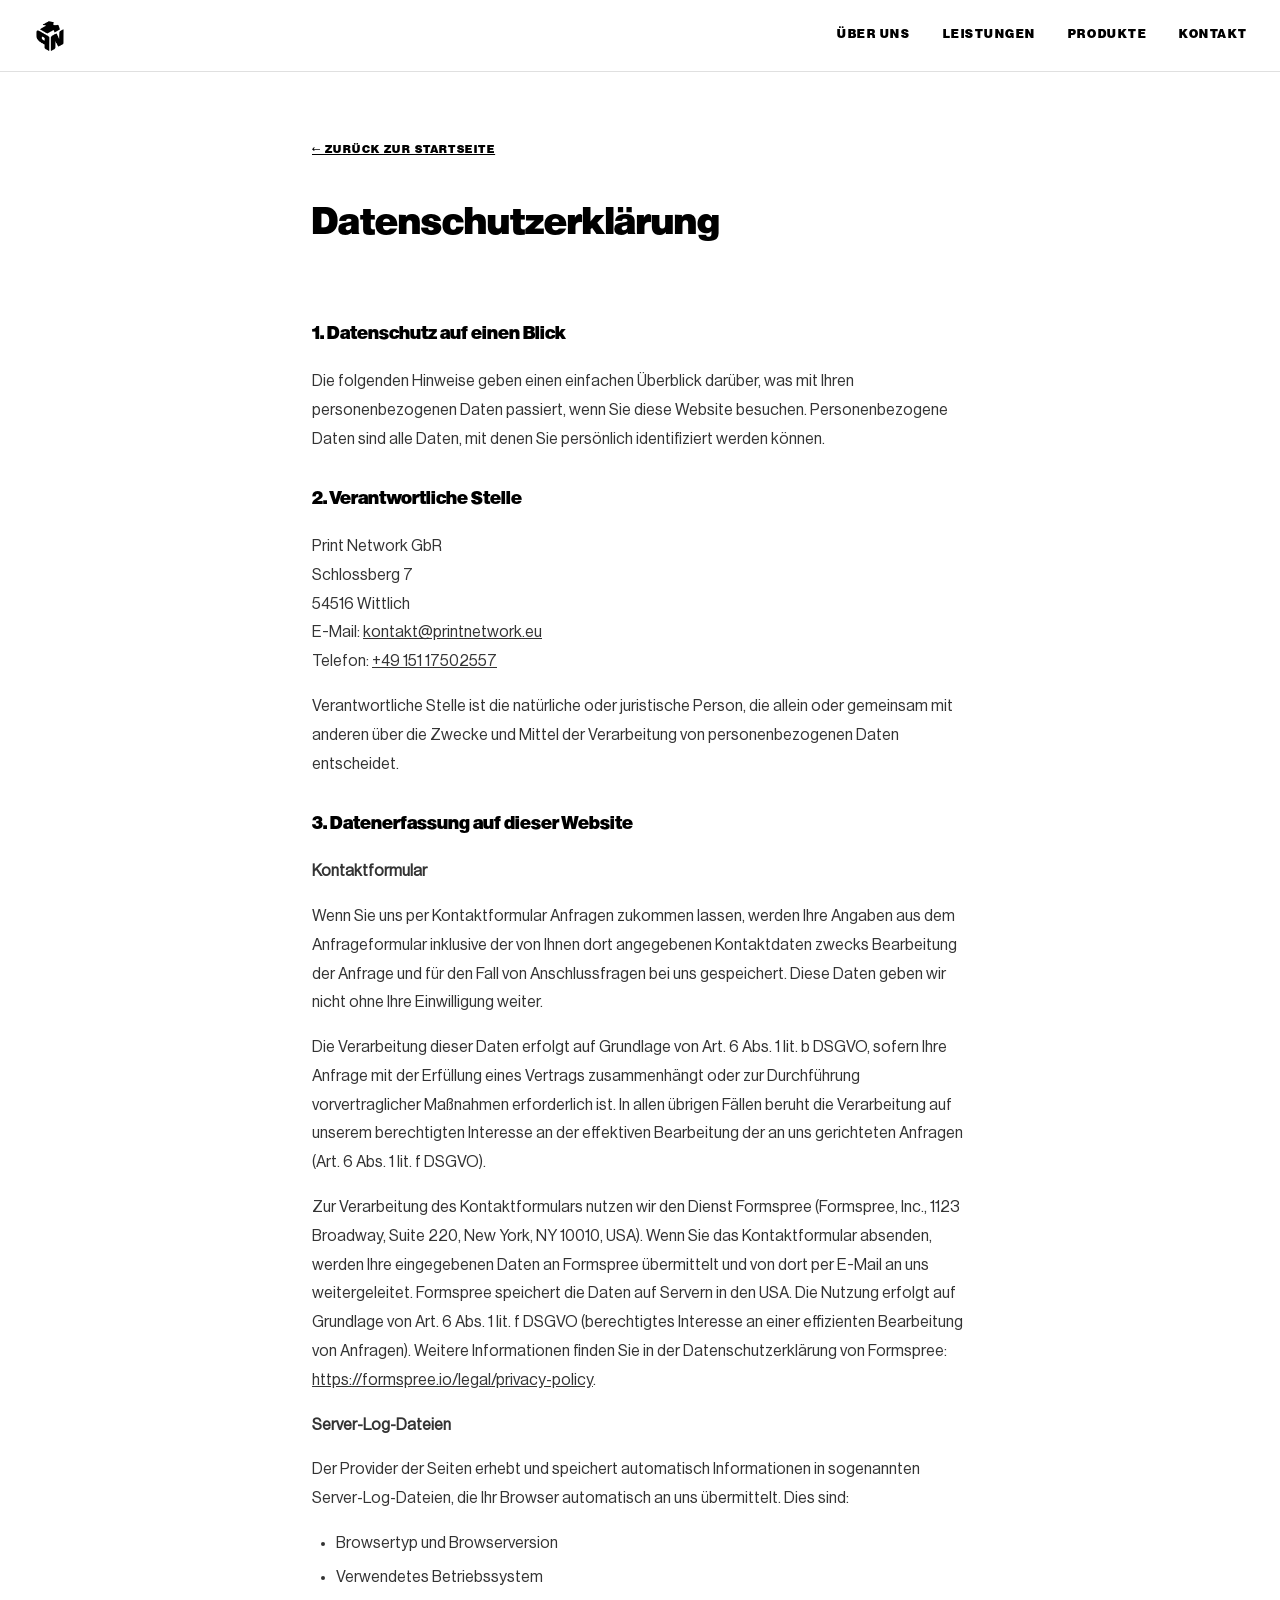
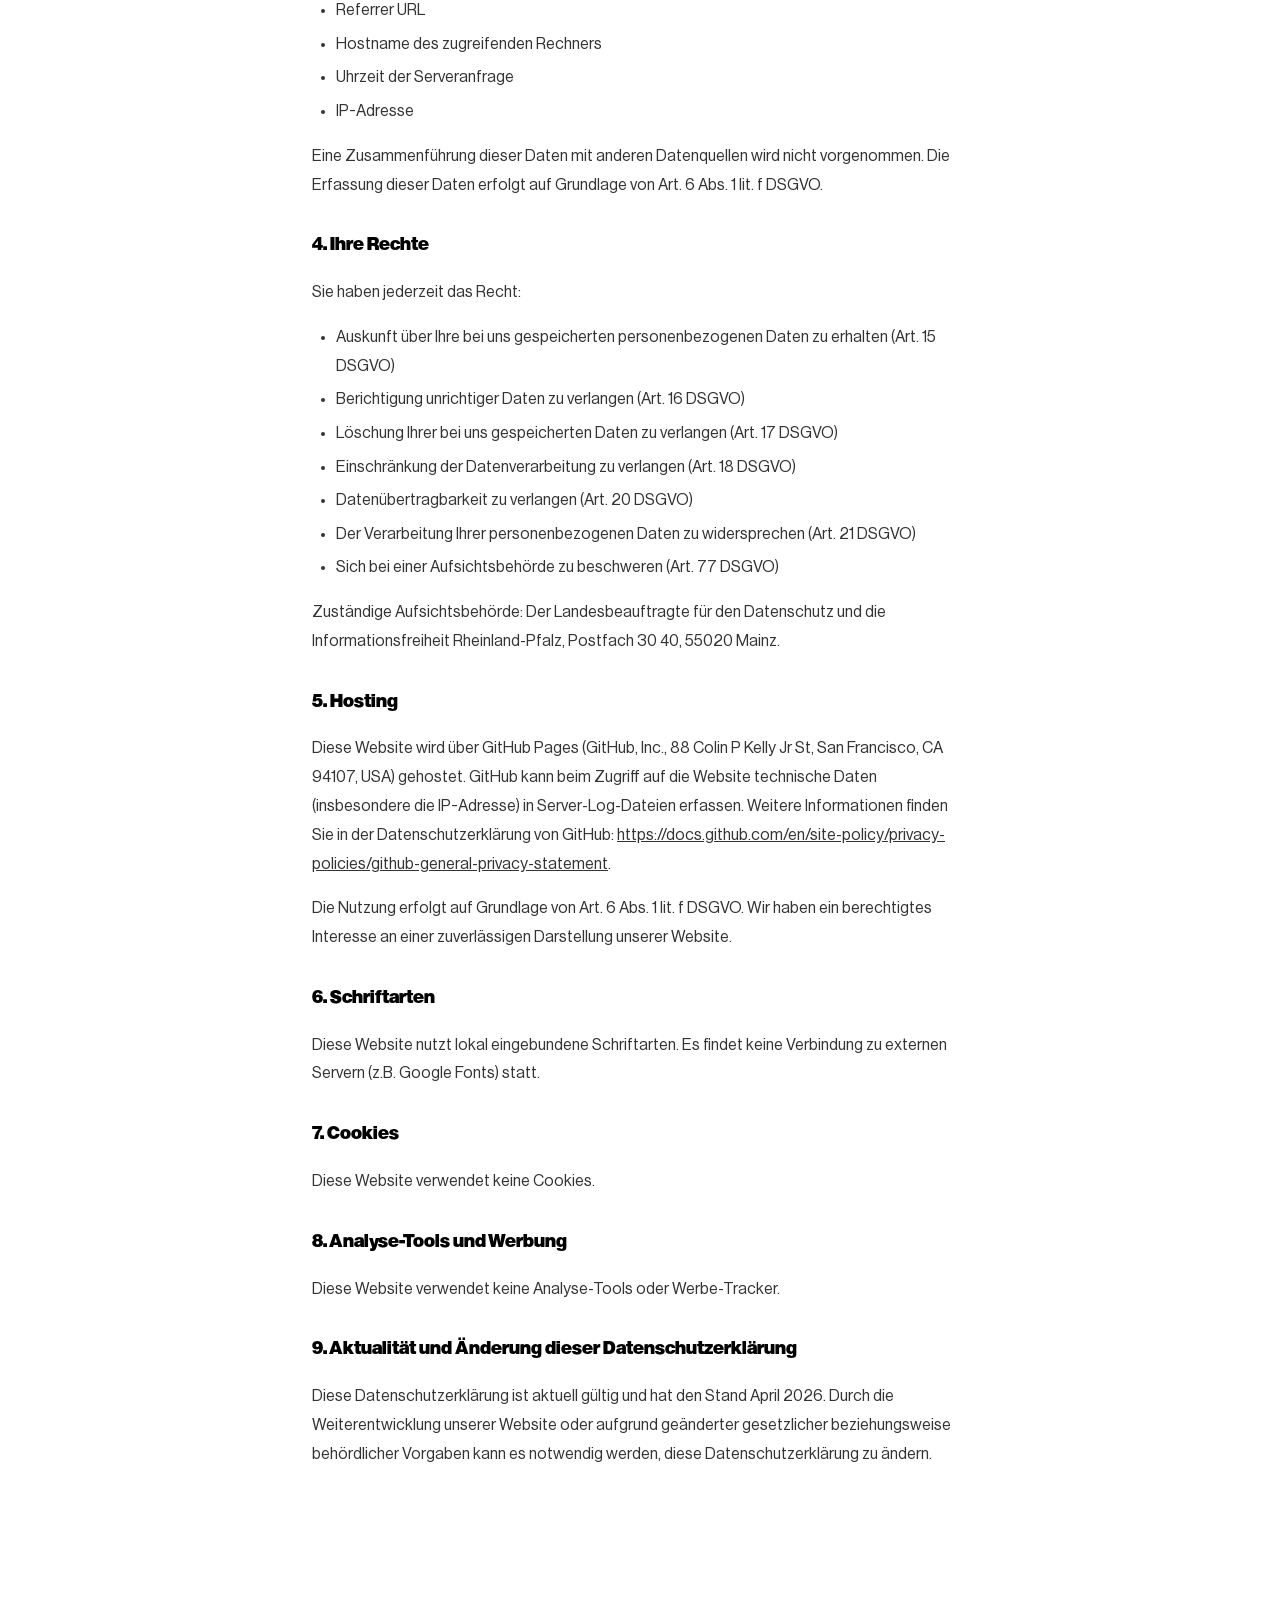
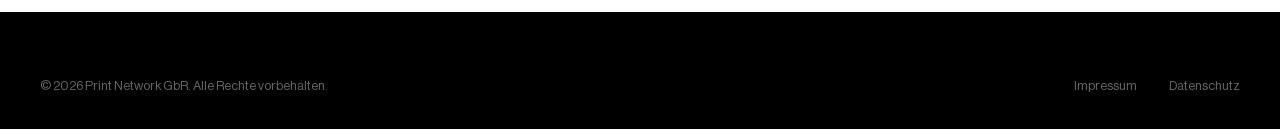
<file: datenschutz.html>
<!DOCTYPE html>
<html lang="de">
<head>
    <meta charset="UTF-8">
    <meta name="viewport" content="width=device-width, initial-scale=1.0">
    <title>Datenschutzerklärung — Print Network</title>
    <meta name="robots" content="noindex, nofollow">
    <link rel="stylesheet" href="css/style.css">
    <style>
        .legal {
            max-width: 720px;
            margin: 0 auto;
            padding: calc(var(--header-height) + var(--space-lg)) var(--space-md) var(--space-xl);
        }
        .legal h1 {
            font-family: var(--font-heading);
            font-size: 2.5rem;
            margin-bottom: var(--space-lg);
        }
        .legal h2 {
            font-family: var(--font-heading);
            font-size: 1.2rem;
            margin-top: var(--space-md);
            margin-bottom: var(--space-sm);
        }
        .legal p, .legal ul {
            line-height: 1.8;
            margin-bottom: var(--space-sm);
            color: #333;
        }
        .legal ul { padding-left: 1.5em; }
        .legal li { margin-bottom: 0.3em; }
        .legal a { text-decoration: underline; }
        .legal__back {
            display: inline-block;
            margin-bottom: var(--space-md);
            font-family: var(--font-heading);
            font-size: 0.75rem;
            letter-spacing: 0.12em;
            text-transform: uppercase;
        }
    </style>
</head>
<body>

    <header class="header header--scrolled" id="header">
        <a href="index.html" class="header__logo">
            <img src="assets/logo.png" alt="Print Network Logo" class="header__logo-img">
        </a>
        <nav class="header__nav">
            <a href="index.html#about" class="header__link">Über uns</a>
            <a href="index.html#services" class="header__link">Leistungen</a>
            <a href="index.html#products" class="header__link">Produkte</a>
            <a href="index.html#contact" class="header__link">Kontakt</a>
        </nav>
    </header>

    <main class="legal">
        <a href="index.html" class="legal__back">&larr; Zurück zur Startseite</a>
        <h1>Datenschutzerklärung</h1>

        <h2>1. Datenschutz auf einen Blick</h2>
        <p>
            Die folgenden Hinweise geben einen einfachen Überblick darüber, was mit Ihren personenbezogenen Daten passiert, wenn Sie diese Website besuchen. Personenbezogene Daten sind alle Daten, mit denen Sie persönlich identifiziert werden können.
        </p>

        <h2>2. Verantwortliche Stelle</h2>
        <p>
            Print Network GbR<br>
            Schlossberg 7<br>
            54516 Wittlich<br>
            E-Mail: <a href="mailto:kontakt@printnetwork.eu">kontakt@printnetwork.eu</a><br>
            Telefon: <a href="tel:+4915117502557">+49 151 17502557</a>
        </p>
        <p>
            Verantwortliche Stelle ist die natürliche oder juristische Person, die allein oder gemeinsam mit anderen über die Zwecke und Mittel der Verarbeitung von personenbezogenen Daten entscheidet.
        </p>

        <h2>3. Datenerfassung auf dieser Website</h2>

        <p><strong>Kontaktformular</strong></p>
        <p>
            Wenn Sie uns per Kontaktformular Anfragen zukommen lassen, werden Ihre Angaben aus dem Anfrageformular inklusive der von Ihnen dort angegebenen Kontaktdaten zwecks Bearbeitung der Anfrage und für den Fall von Anschlussfragen bei uns gespeichert. Diese Daten geben wir nicht ohne Ihre Einwilligung weiter.
        </p>
        <p>
            Die Verarbeitung dieser Daten erfolgt auf Grundlage von Art. 6 Abs. 1 lit. b DSGVO, sofern Ihre Anfrage mit der Erfüllung eines Vertrags zusammenhängt oder zur Durchführung vorvertraglicher Maßnahmen erforderlich ist. In allen übrigen Fällen beruht die Verarbeitung auf unserem berechtigten Interesse an der effektiven Bearbeitung der an uns gerichteten Anfragen (Art. 6 Abs. 1 lit. f DSGVO).
        </p>
        <p>
            Zur Verarbeitung des Kontaktformulars nutzen wir den Dienst Formspree (Formspree, Inc., 1123 Broadway, Suite 220, New York, NY 10010, USA). Wenn Sie das Kontaktformular absenden, werden Ihre eingegebenen Daten an Formspree übermittelt und von dort per E-Mail an uns weitergeleitet. Formspree speichert die Daten auf Servern in den USA. Die Nutzung erfolgt auf Grundlage von Art. 6 Abs. 1 lit. f DSGVO (berechtigtes Interesse an einer effizienten Bearbeitung von Anfragen). Weitere Informationen finden Sie in der Datenschutzerklärung von Formspree: <a href="https://formspree.io/legal/privacy-policy" target="_blank" rel="noopener">https://formspree.io/legal/privacy-policy</a>.
        </p>

        <p><strong>Server-Log-Dateien</strong></p>
        <p>
            Der Provider der Seiten erhebt und speichert automatisch Informationen in sogenannten Server-Log-Dateien, die Ihr Browser automatisch an uns übermittelt. Dies sind:
        </p>
        <ul>
            <li>Browsertyp und Browserversion</li>
            <li>Verwendetes Betriebssystem</li>
            <li>Referrer URL</li>
            <li>Hostname des zugreifenden Rechners</li>
            <li>Uhrzeit der Serveranfrage</li>
            <li>IP-Adresse</li>
        </ul>
        <p>
            Eine Zusammenführung dieser Daten mit anderen Datenquellen wird nicht vorgenommen. Die Erfassung dieser Daten erfolgt auf Grundlage von Art. 6 Abs. 1 lit. f DSGVO.
        </p>

        <h2>4. Ihre Rechte</h2>
        <p>Sie haben jederzeit das Recht:</p>
        <ul>
            <li>Auskunft über Ihre bei uns gespeicherten personenbezogenen Daten zu erhalten (Art. 15 DSGVO)</li>
            <li>Berichtigung unrichtiger Daten zu verlangen (Art. 16 DSGVO)</li>
            <li>Löschung Ihrer bei uns gespeicherten Daten zu verlangen (Art. 17 DSGVO)</li>
            <li>Einschränkung der Datenverarbeitung zu verlangen (Art. 18 DSGVO)</li>
            <li>Datenübertragbarkeit zu verlangen (Art. 20 DSGVO)</li>
            <li>Der Verarbeitung Ihrer personenbezogenen Daten zu widersprechen (Art. 21 DSGVO)</li>
            <li>Sich bei einer Aufsichtsbehörde zu beschweren (Art. 77 DSGVO)</li>
        </ul>
        <p>
            Zuständige Aufsichtsbehörde: Der Landesbeauftragte für den Datenschutz und die Informationsfreiheit Rheinland-Pfalz, Postfach 30 40, 55020 Mainz.
        </p>

        <h2>5. Hosting</h2>
        <p>
            Diese Website wird über GitHub Pages (GitHub, Inc., 88 Colin P Kelly Jr St, San Francisco, CA 94107, USA) gehostet. GitHub kann beim Zugriff auf die Website technische Daten (insbesondere die IP-Adresse) in Server-Log-Dateien erfassen. Weitere Informationen finden Sie in der Datenschutzerklärung von GitHub: <a href="https://docs.github.com/en/site-policy/privacy-policies/github-general-privacy-statement" target="_blank" rel="noopener">https://docs.github.com/en/site-policy/privacy-policies/github-general-privacy-statement</a>.
        </p>
        <p>
            Die Nutzung erfolgt auf Grundlage von Art. 6 Abs. 1 lit. f DSGVO. Wir haben ein berechtigtes Interesse an einer zuverlässigen Darstellung unserer Website.
        </p>

        <h2>6. Schriftarten</h2>
        <p>
            Diese Website nutzt lokal eingebundene Schriftarten. Es findet keine Verbindung zu externen Servern (z.B. Google Fonts) statt.
        </p>

        <h2>7. Cookies</h2>
        <p>
            Diese Website verwendet keine Cookies.
        </p>

        <h2>8. Analyse-Tools und Werbung</h2>
        <p>
            Diese Website verwendet keine Analyse-Tools oder Werbe-Tracker.
        </p>

        <h2>9. Aktualität und Änderung dieser Datenschutzerklärung</h2>
        <p>
            Diese Datenschutzerklärung ist aktuell gültig und hat den Stand April 2026. Durch die Weiterentwicklung unserer Website oder aufgrund geänderter gesetzlicher beziehungsweise behördlicher Vorgaben kann es notwendig werden, diese Datenschutzerklärung zu ändern.
        </p>
    </main>

    <footer class="footer">
        <div class="footer__container">
            <div class="footer__bottom" style="padding-top: 0; border: none;">
                <p>&copy; 2026 Print Network GbR. Alle Rechte vorbehalten.</p>
                <div class="footer__legal">
                    <a href="impressum.html">Impressum</a>
                    <a href="datenschutz.html">Datenschutz</a>
                </div>
            </div>
        </div>
    </footer>

</body>
</html>
</file>
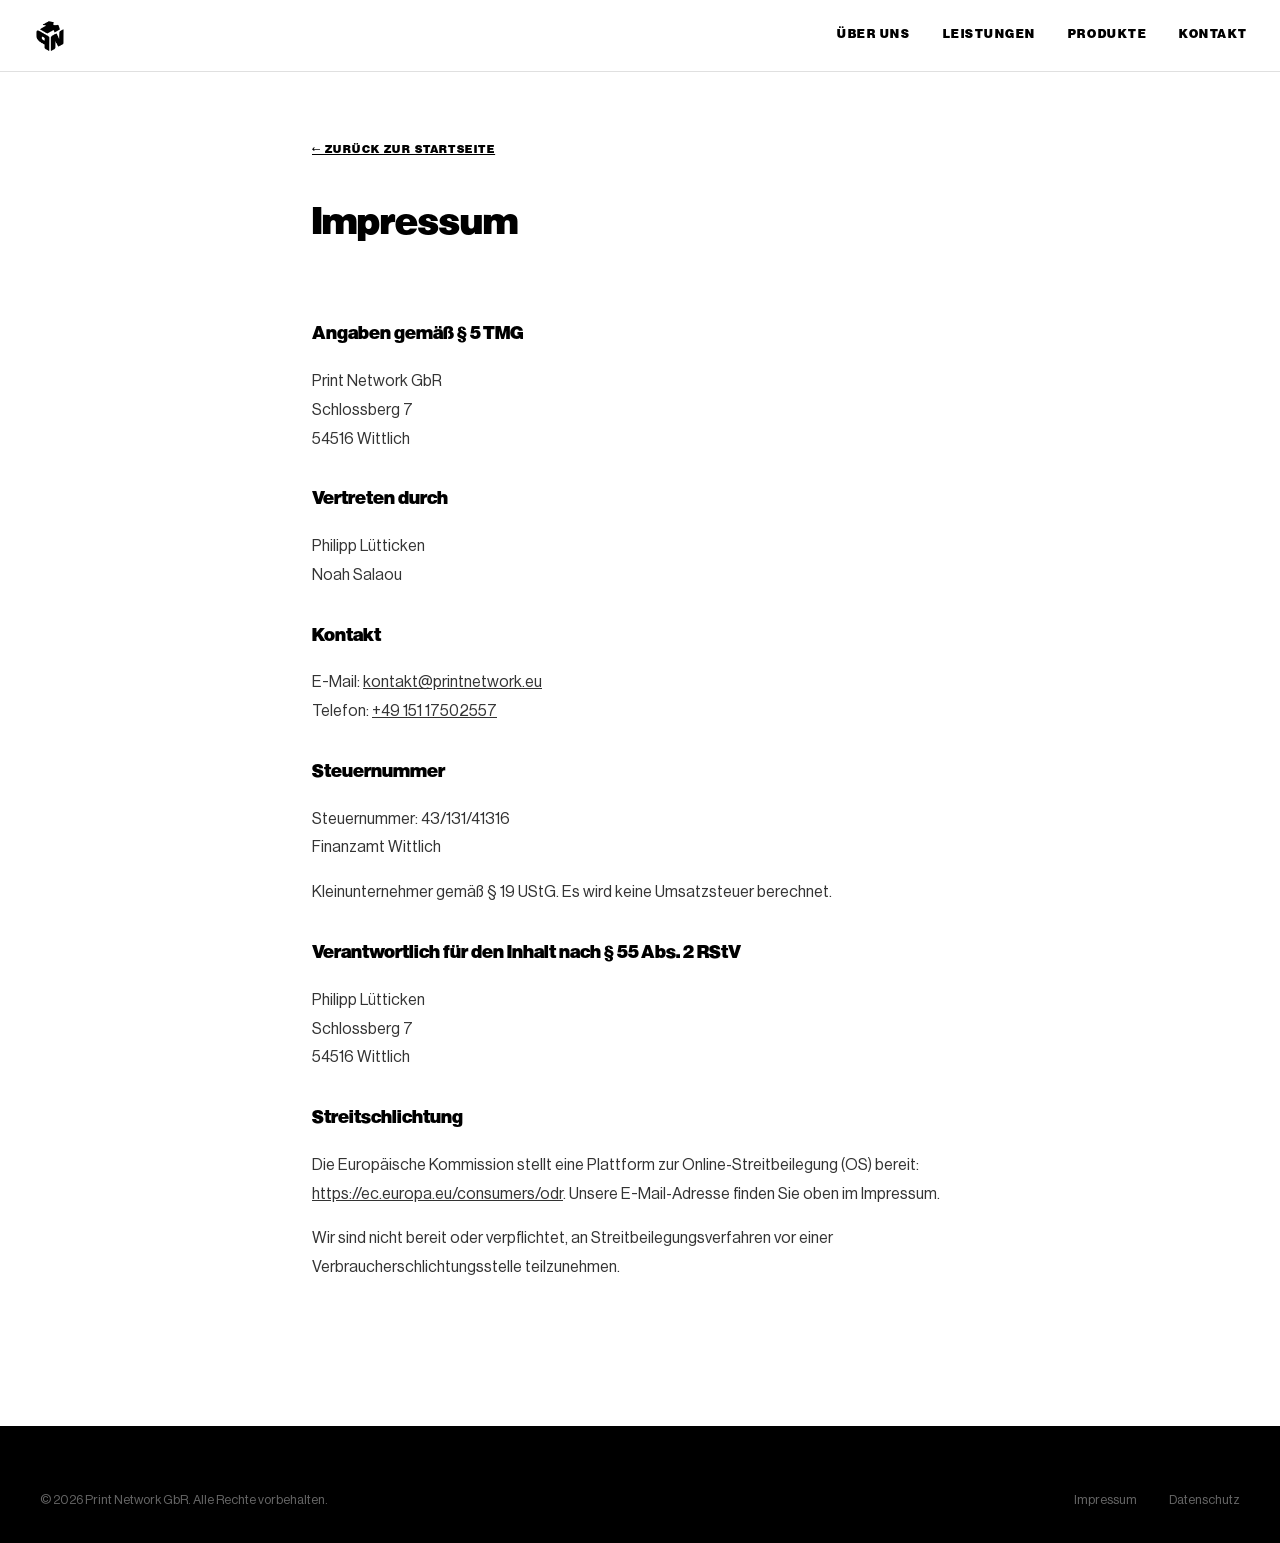
<file: impressum.html>
<!DOCTYPE html>
<html lang="de">
<head>
    <meta charset="UTF-8">
    <meta name="viewport" content="width=device-width, initial-scale=1.0">
    <title>Impressum — Print Network</title>
    <meta name="robots" content="noindex, nofollow">
    <link rel="stylesheet" href="css/style.css">
    <style>
        .legal {
            max-width: 720px;
            margin: 0 auto;
            padding: calc(var(--header-height) + var(--space-lg)) var(--space-md) var(--space-xl);
        }
        .legal h1 {
            font-family: var(--font-heading);
            font-size: 2.5rem;
            margin-bottom: var(--space-lg);
        }
        .legal h2 {
            font-family: var(--font-heading);
            font-size: 1.2rem;
            margin-top: var(--space-md);
            margin-bottom: var(--space-sm);
        }
        .legal p {
            line-height: 1.8;
            margin-bottom: var(--space-sm);
            color: #333;
        }
        .legal a { text-decoration: underline; }
        .legal__back {
            display: inline-block;
            margin-bottom: var(--space-md);
            font-family: var(--font-heading);
            font-size: 0.75rem;
            letter-spacing: 0.12em;
            text-transform: uppercase;
        }
    </style>
</head>
<body>

    <header class="header header--scrolled" id="header">
        <a href="index.html" class="header__logo">
            <img src="assets/logo.png" alt="Print Network Logo" class="header__logo-img">
        </a>
        <nav class="header__nav">
            <a href="index.html#about" class="header__link">Über uns</a>
            <a href="index.html#services" class="header__link">Leistungen</a>
            <a href="index.html#products" class="header__link">Produkte</a>
            <a href="index.html#contact" class="header__link">Kontakt</a>
        </nav>
    </header>

    <main class="legal">
        <a href="index.html" class="legal__back">&larr; Zurück zur Startseite</a>
        <h1>Impressum</h1>

        <h2>Angaben gemäß § 5 TMG</h2>
        <p>
            Print Network GbR<br>
            Schlossberg 7<br>
            54516 Wittlich
        </p>

        <h2>Vertreten durch</h2>
        <p>
            Philipp Lütticken<br>
            Noah Salaou
        </p>

        <h2>Kontakt</h2>
        <p>
            E-Mail: <a href="mailto:kontakt@printnetwork.eu">kontakt@printnetwork.eu</a><br>
            Telefon: <a href="tel:+4915117502557">+49 151 17502557</a>
        </p>

        <h2>Steuernummer</h2>
        <p>
            Steuernummer: 43/131/41316<br>
            Finanzamt Wittlich
        </p>
        <p>
            Kleinunternehmer gemäß § 19 UStG. Es wird keine Umsatzsteuer berechnet.
        </p>

        <h2>Verantwortlich für den Inhalt nach § 55 Abs. 2 RStV</h2>
        <p>
            Philipp Lütticken<br>
            Schlossberg 7<br>
            54516 Wittlich
        </p>

        <h2>Streitschlichtung</h2>
        <p>
            Die Europäische Kommission stellt eine Plattform zur Online-Streitbeilegung (OS) bereit:
            <a href="https://ec.europa.eu/consumers/odr" target="_blank" rel="noopener">https://ec.europa.eu/consumers/odr</a>.
            Unsere E-Mail-Adresse finden Sie oben im Impressum.
        </p>
        <p>
            Wir sind nicht bereit oder verpflichtet, an Streitbeilegungsverfahren vor einer Verbraucherschlichtungsstelle teilzunehmen.
        </p>
    </main>

    <footer class="footer">
        <div class="footer__container">
            <div class="footer__bottom" style="padding-top: 0; border: none;">
                <p>&copy; 2026 Print Network GbR. Alle Rechte vorbehalten.</p>
                <div class="footer__legal">
                    <a href="impressum.html">Impressum</a>
                    <a href="datenschutz.html">Datenschutz</a>
                </div>
            </div>
        </div>
    </footer>

</body>
</html>
</file>
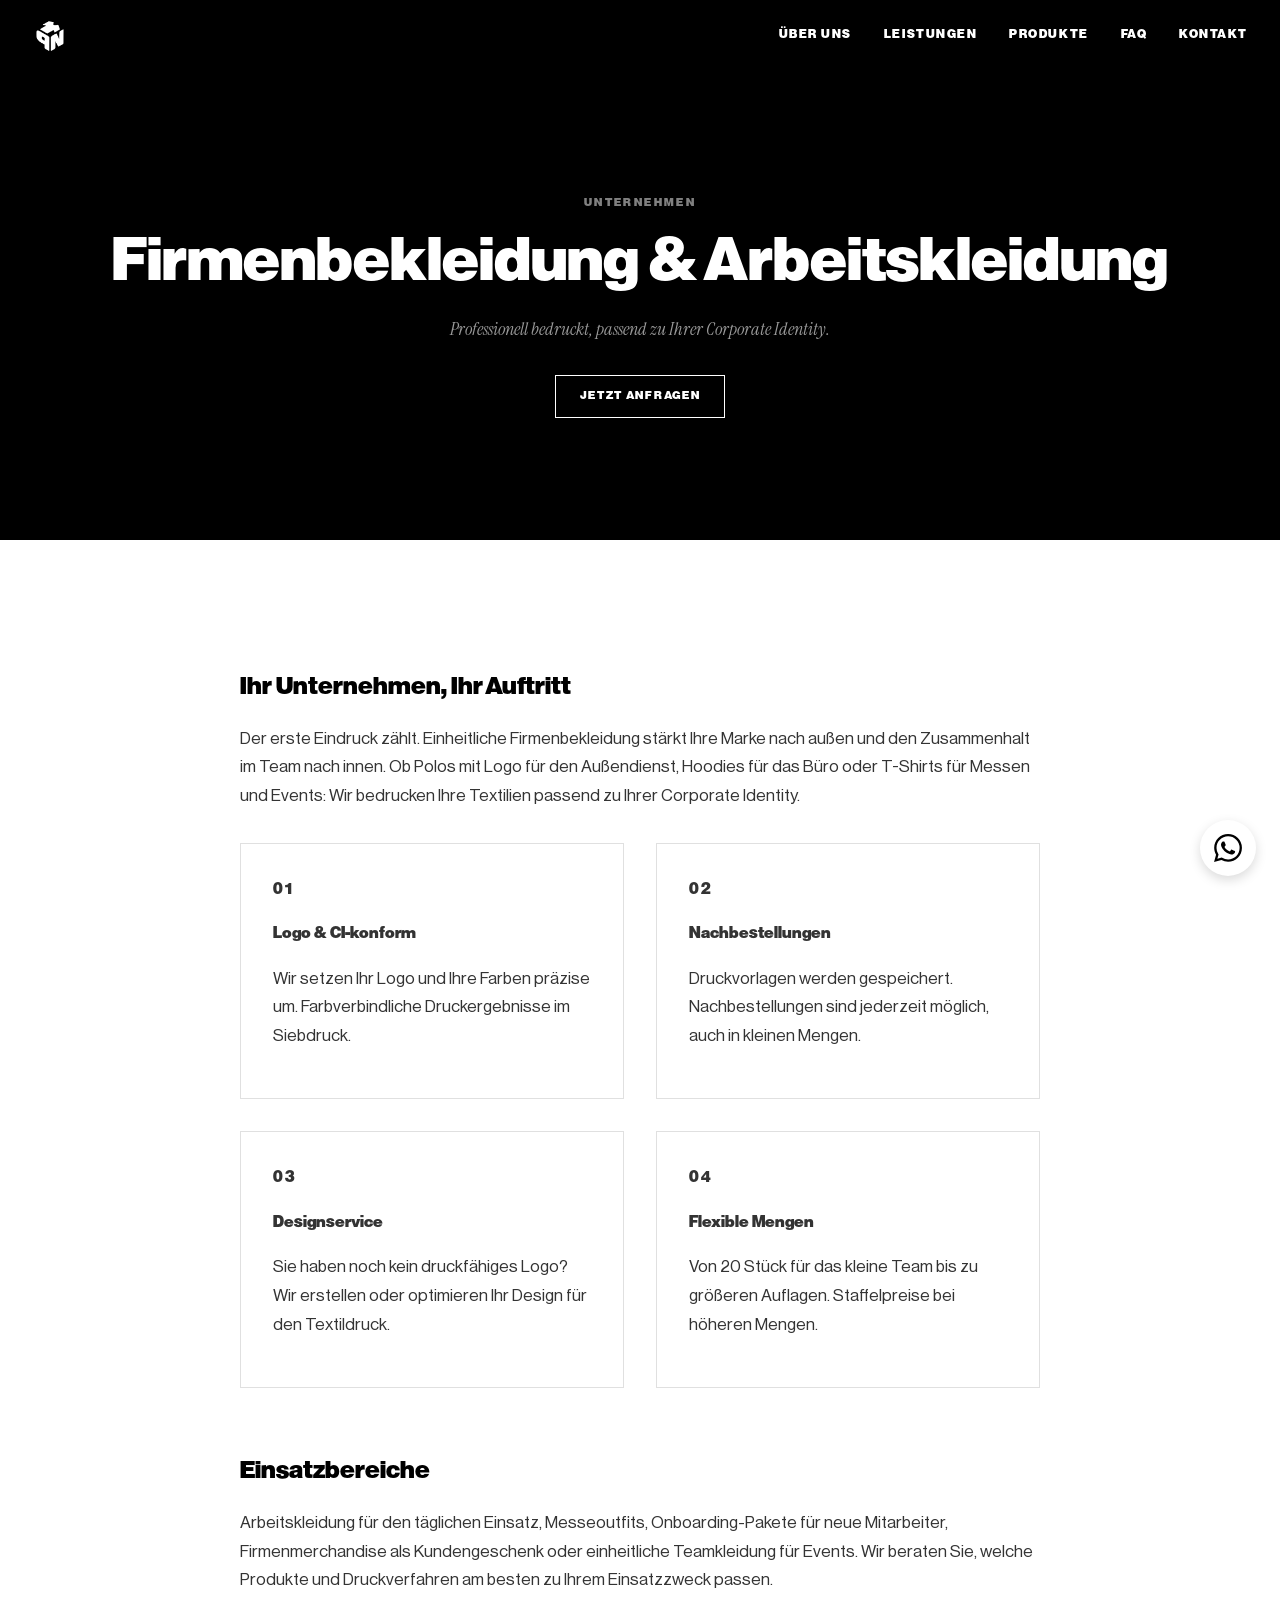
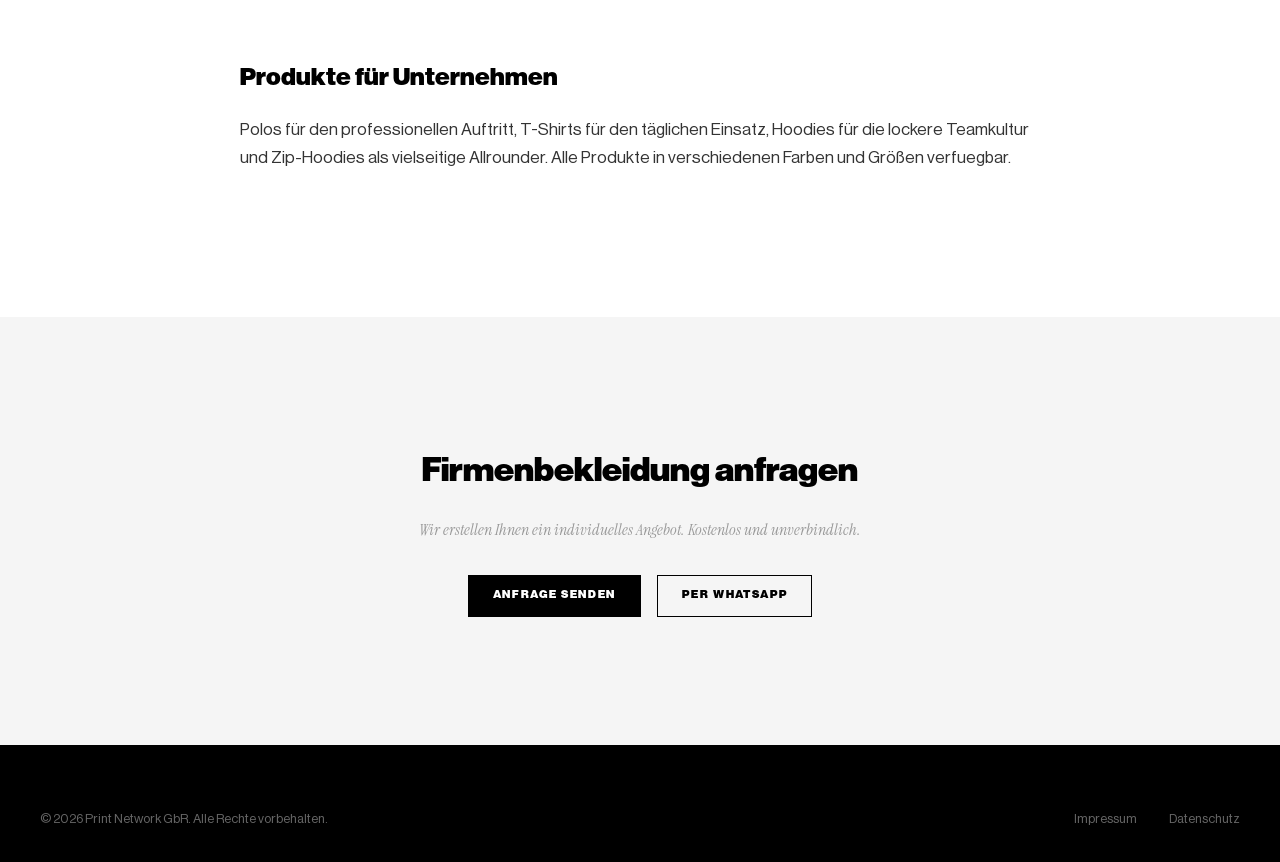
<file: unternehmen.html>
<!DOCTYPE html>
<html lang="de">
<head>
    <meta charset="UTF-8">
    <meta name="viewport" content="width=device-width, initial-scale=1.0">
    <title>Firmenbekleidung & Arbeitskleidung bedrucken | Print Network Wittlich</title>
    <meta name="description" content="Firmenbekleidung, Arbeitskleidung & Werbetextilien individuell bedruckt. Polos, Hoodies & T-Shirts mit Ihrem Logo. Jetzt kostenlos anfragen!">
    <meta name="keywords" content="Firmenbekleidung bedrucken, Arbeitskleidung Wittlich, Corporate Wear, Poloshirts Logo, Firmenshirts, Werbetextilien, Teamkleidung Unternehmen, Berufsbekleidung bedrucken">
    <meta name="robots" content="index, follow">
    <meta property="og:title" content="Firmenbekleidung & Arbeitskleidung | Print Network">
    <meta property="og:description" content="Professionelle Firmenbekleidung individuell bedruckt. Polos, Hoodies und T-Shirts mit Ihrem Logo.">
    <meta property="og:type" content="website">
    <meta property="og:url" content="https://printnetwork.eu/unternehmen.html">
    <meta property="og:image" content="https://printnetwork.eu/assets/og-image.png">
    <meta http-equiv="Content-Security-Policy" content="upgrade-insecure-requests">
    <link rel="canonical" href="https://printnetwork.eu/unternehmen.html">
    <link rel="icon" type="image/png" sizes="32x32" href="assets/favicon-32x32.png">
    <link rel="stylesheet" href="css/style.css">
    <style>
        .landing-hero {
            min-height: 60vh;
            display: flex;
            align-items: center;
            justify-content: center;
            text-align: center;
            padding: calc(var(--header-height) + var(--space-lg)) var(--space-md) var(--space-lg);
            background: var(--black);
            color: var(--white);
        }
        .landing-hero__label {
            font-family: var(--font-heading);
            font-size: 0.75rem;
            letter-spacing: 0.2em;
            text-transform: uppercase;
            color: rgba(255, 255, 255, 0.5);
            margin-bottom: var(--space-sm);
        }
        .landing-hero__title {
            font-family: var(--font-heading);
            font-size: clamp(2.2rem, 5vw, 4rem);
            font-weight: 700;
            line-height: 1.1;
            margin-bottom: var(--space-sm);
        }
        .landing-hero__sub {
            font-family: var(--font-accent);
            font-style: italic;
            font-size: 1.1rem;
            color: rgba(255, 255, 255, 0.6);
            max-width: 520px;
            margin: 0 auto var(--space-md);
        }
        .landing-content {
            padding: var(--space-xl) var(--space-md);
        }
        .landing-content__container {
            max-width: 800px;
            margin: 0 auto;
        }
        .landing-content h2 {
            font-family: var(--font-heading);
            font-size: 1.6rem;
            font-weight: 700;
            margin-bottom: var(--space-sm);
            margin-top: var(--space-lg);
        }
        .landing-content h2:first-child {
            margin-top: 0;
        }
        .landing-content p {
            font-size: 1.05rem;
            line-height: 1.7;
            color: #333;
            margin-bottom: var(--space-sm);
        }
        .landing-features {
            display: grid;
            grid-template-columns: repeat(2, 1fr);
            gap: var(--space-md);
            margin: var(--space-md) 0;
        }
        .landing-feature {
            border: 1px solid var(--gray-border);
            padding: var(--space-md);
        }
        .landing-feature__number {
            font-family: var(--font-heading);
            font-size: 0.7rem;
            letter-spacing: 0.1em;
            color: var(--gray-mid);
            margin-bottom: var(--space-xs);
        }
        .landing-feature__title {
            font-family: var(--font-heading);
            font-size: 1rem;
            font-weight: 700;
            margin-bottom: var(--space-xs);
        }
        .landing-feature__text {
            font-size: 0.9rem;
            line-height: 1.6;
            color: #555;
        }
        .landing-cta {
            background: var(--gray-light);
            padding: var(--space-xl) var(--space-md);
            text-align: center;
        }
        .landing-cta__headline {
            font-family: var(--font-heading);
            font-size: clamp(1.5rem, 3vw, 2.2rem);
            font-weight: 700;
            margin-bottom: var(--space-sm);
        }
        .landing-cta__text {
            font-family: var(--font-accent);
            font-style: italic;
            color: var(--gray-mid);
            margin-bottom: var(--space-md);
        }
        .landing-cta__buttons {
            display: flex;
            gap: var(--space-sm);
            justify-content: center;
            flex-wrap: wrap;
        }
        @media (max-width: 768px) {
            .landing-features {
                grid-template-columns: 1fr;
            }
        }
    </style>
</head>
<body>

    <header class="header header--scrolled" id="header">
        <a href="index.html" class="header__logo">
            <img src="assets/logo.png" alt="Print Network Logo" class="header__logo-img">
        </a>
        <nav class="header__nav" id="nav">
            <a href="index.html#about" class="header__link">Über uns</a>
            <a href="index.html#services" class="header__link">Leistungen</a>
            <a href="index.html#products" class="header__link">Produkte</a>
            <a href="index.html#faq" class="header__link">FAQ</a>
            <a href="index.html#contact" class="header__link">Kontakt</a>
        </nav>
        <button class="header__burger" id="burger" aria-label="Menü öffnen">
            <span></span>
            <span></span>
        </button>
    </header>

    <main>
        <section class="landing-hero">
            <div>
                <p class="landing-hero__label">Unternehmen</p>
                <h1 class="landing-hero__title">Firmenbekleidung & Arbeitskleidung</h1>
                <p class="landing-hero__sub">Professionell bedruckt, passend zu Ihrer Corporate Identity.</p>
                <a href="index.html#contact" class="btn btn--outline" style="border-color: var(--white); color: var(--white);">Jetzt anfragen</a>
            </div>
        </section>

        <section class="landing-content">
            <div class="landing-content__container">
                <h2>Ihr Unternehmen, Ihr Auftritt</h2>
                <p>
                    Der erste Eindruck zählt. Einheitliche Firmenbekleidung stärkt Ihre Marke nach außen und den Zusammenhalt im Team nach innen. Ob Polos mit Logo für den Außendienst, Hoodies für das Büro oder T-Shirts für Messen und Events: Wir bedrucken Ihre Textilien passend zu Ihrer Corporate Identity.
                </p>

                <div class="landing-features">
                    <div class="landing-feature">
                        <p class="landing-feature__number">01</p>
                        <p class="landing-feature__title">Logo & CI-konform</p>
                        <p class="landing-feature__text">Wir setzen Ihr Logo und Ihre Farben präzise um. Farbverbindliche Druckergebnisse im Siebdruck.</p>
                    </div>
                    <div class="landing-feature">
                        <p class="landing-feature__number">02</p>
                        <p class="landing-feature__title">Nachbestellungen</p>
                        <p class="landing-feature__text">Druckvorlagen werden gespeichert. Nachbestellungen sind jederzeit möglich, auch in kleinen Mengen.</p>
                    </div>
                    <div class="landing-feature">
                        <p class="landing-feature__number">03</p>
                        <p class="landing-feature__title">Designservice</p>
                        <p class="landing-feature__text">Sie haben noch kein druckfähiges Logo? Wir erstellen oder optimieren Ihr Design für den Textildruck.</p>
                    </div>
                    <div class="landing-feature">
                        <p class="landing-feature__number">04</p>
                        <p class="landing-feature__title">Flexible Mengen</p>
                        <p class="landing-feature__text">Von 20 Stück für das kleine Team bis zu größeren Auflagen. Staffelpreise bei höheren Mengen.</p>
                    </div>
                </div>

                <h2>Einsatzbereiche</h2>
                <p>
                    Arbeitskleidung für den täglichen Einsatz, Messeoutfits, Onboarding-Pakete für neue Mitarbeiter, Firmenmerchandise als Kundengeschenk oder einheitliche Teamkleidung für Events. Wir beraten Sie, welche Produkte und Druckverfahren am besten zu Ihrem Einsatzzweck passen.
                </p>

                <h2>Produkte für Unternehmen</h2>
                <p>
                    Polos für den professionellen Auftritt, T-Shirts für den täglichen Einsatz, Hoodies für die lockere Teamkultur und Zip-Hoodies als vielseitige Allrounder. Alle Produkte in verschiedenen Farben und Größen verfuegbar.
                </p>
            </div>
        </section>

        <section class="landing-cta">
            <h2 class="landing-cta__headline">Firmenbekleidung anfragen</h2>
            <p class="landing-cta__text">Wir erstellen Ihnen ein individuelles Angebot. Kostenlos und unverbindlich.</p>
            <div class="landing-cta__buttons">
                <a href="index.html#contact" class="btn btn--filled">Anfrage senden</a>
                <a href="https://wa.me/4915227510383?text=Hallo%2C%20ich%20interessiere%20mich%20f%C3%BCr%20Firmenbekleidung." class="btn btn--outline" target="_blank" rel="noopener">Per WhatsApp</a>
            </div>
        </section>
    </main>

    <footer class="footer">
        <div class="footer__container">
            <div class="footer__bottom" style="padding-top: 0; border: none;">
                <p>&copy; 2026 Print Network GbR. Alle Rechte vorbehalten.</p>
                <div class="footer__legal">
                    <a href="impressum.html">Impressum</a>
                    <a href="datenschutz.html">Datenschutz</a>
                </div>
            </div>
        </div>
    </footer>

    <a href="https://wa.me/4915227510383?text=Hallo%2C%20ich%20interessiere%20mich%20f%C3%BCr%20Textildruck." class="whatsapp-float" target="_blank" rel="noopener" aria-label="WhatsApp Chat starten">
        <svg viewBox="0 0 24 24" width="28" height="28" fill="#000000">
            <path d="M17.472 14.382c-.297-.149-1.758-.867-2.03-.967-.273-.099-.471-.148-.67.15-.197.297-.767.966-.94 1.164-.173.199-.347.223-.644.075-.297-.15-1.255-.463-2.39-1.475-.883-.788-1.48-1.761-1.653-2.059-.173-.297-.018-.458.13-.606.134-.133.298-.347.446-.52.149-.174.198-.298.298-.497.099-.198.05-.371-.025-.52-.075-.149-.669-1.612-.916-2.207-.242-.579-.487-.5-.669-.51-.173-.008-.371-.01-.57-.01-.198 0-.52.074-.792.372-.272.297-1.04 1.016-1.04 2.479 0 1.462 1.065 2.875 1.213 3.074.149.198 2.096 3.2 5.077 4.487.709.306 1.262.489 1.694.625.712.227 1.36.195 1.871.118.571-.085 1.758-.719 2.006-1.413.248-.694.248-1.289.173-1.413-.074-.124-.272-.198-.57-.347m-5.421 7.403h-.004a9.87 9.87 0 01-5.031-1.378l-.361-.214-3.741.982.998-3.648-.235-.374a9.86 9.86 0 01-1.51-5.26c.001-5.45 4.436-9.884 9.888-9.884 2.64 0 5.122 1.03 6.988 2.898a9.825 9.825 0 012.893 6.994c-.003 5.45-4.437 9.884-9.885 9.884m8.413-18.297A11.815 11.815 0 0012.05 0C5.495 0 .16 5.335.157 11.892c0 2.096.547 4.142 1.588 5.945L.057 24l6.305-1.654a11.882 11.882 0 005.683 1.448h.005c6.554 0 11.89-5.335 11.893-11.893a11.821 11.821 0 00-3.48-8.413z"/>
        </svg>
    </a>

    <script src="js/main.js"></script>
</body>
</html>
</file>
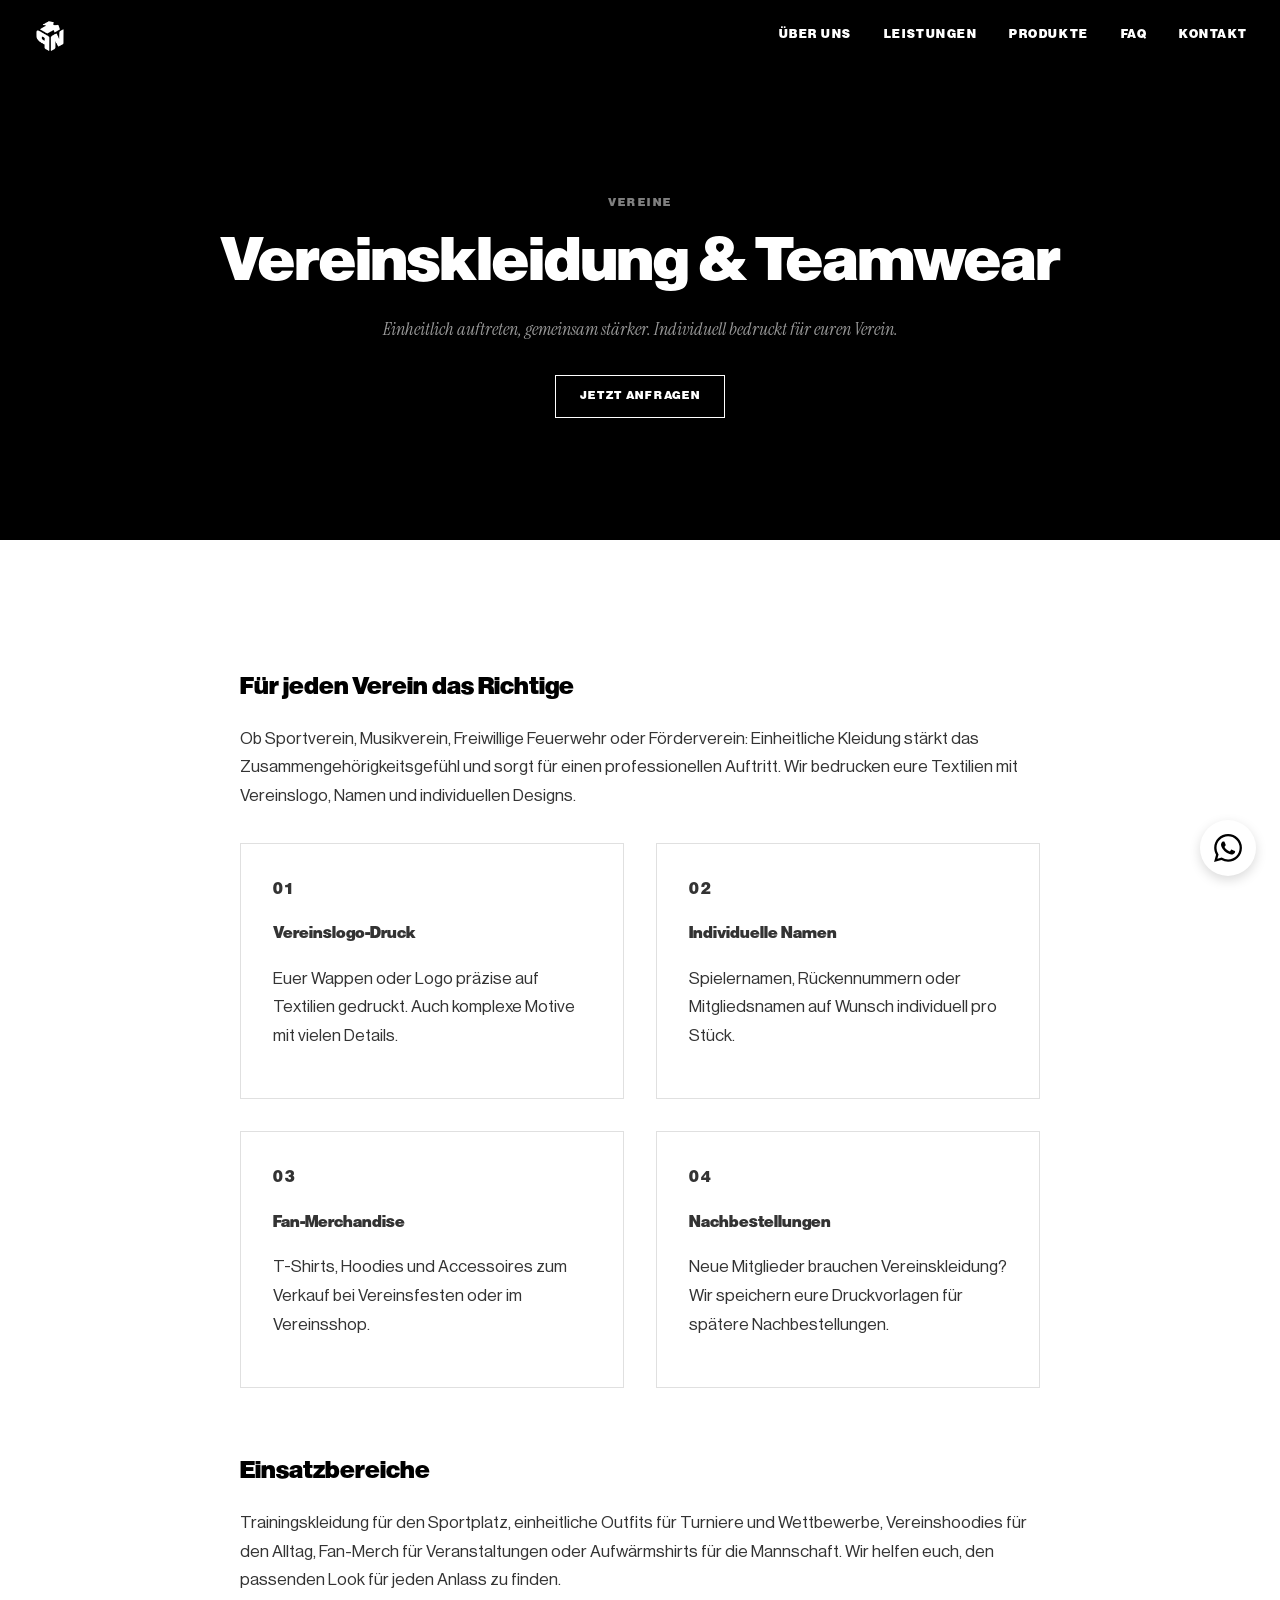
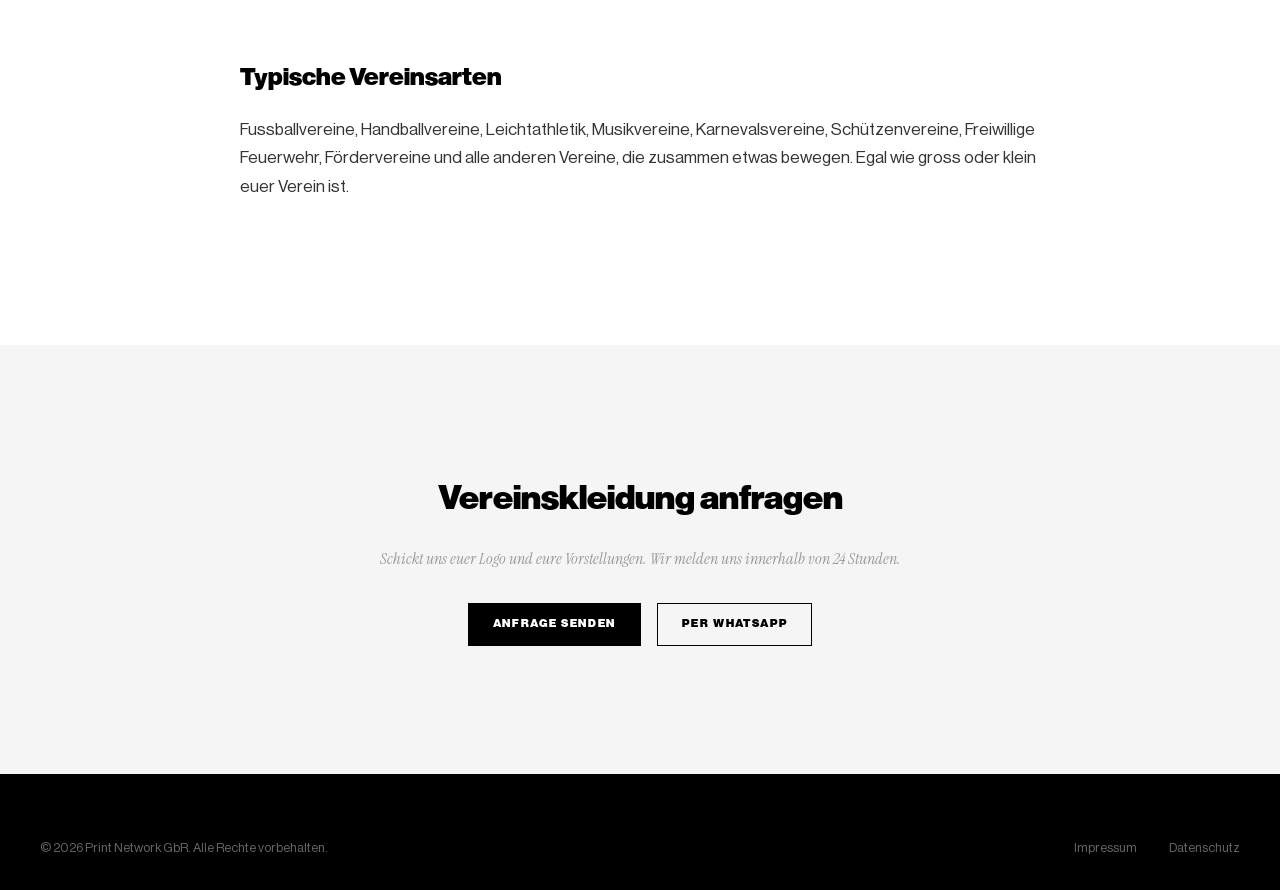
<file: vereine.html>
<!DOCTYPE html>
<html lang="de">
<head>
    <meta charset="UTF-8">
    <meta name="viewport" content="width=device-width, initial-scale=1.0">
    <title>Vereinskleidung bedrucken | Print Network Wittlich</title>
    <meta name="description" content="Vereinskleidung, Teamwear & Fan-Merch individuell bedruckt. Trikots, Hoodies & T-Shirts für Sportvereine, Musikvereine & mehr. Jetzt anfragen!">
    <meta name="keywords" content="Vereinskleidung bedrucken, Teamwear Verein, Fan-Merch drucken, Trikots bedrucken Wittlich, Vereins-Hoodies, Sportverein Kleidung, Vereins T-Shirts, Mannschaftskleidung">
    <meta name="robots" content="index, follow">
    <meta property="og:title" content="Vereinskleidung & Teamwear | Print Network">
    <meta property="og:description" content="Individuelle Vereinskleidung, Teamwear und Fan-Merch. Einheitlich auftreten, gemeinsam stärker.">
    <meta property="og:type" content="website">
    <meta property="og:url" content="https://printnetwork.eu/vereine.html">
    <meta property="og:image" content="https://printnetwork.eu/assets/og-image.png">
    <meta http-equiv="Content-Security-Policy" content="upgrade-insecure-requests">
    <link rel="canonical" href="https://printnetwork.eu/vereine.html">
    <link rel="icon" type="image/png" sizes="32x32" href="assets/favicon-32x32.png">
    <link rel="stylesheet" href="css/style.css">
    <style>
        .landing-hero {
            min-height: 60vh;
            display: flex;
            align-items: center;
            justify-content: center;
            text-align: center;
            padding: calc(var(--header-height) + var(--space-lg)) var(--space-md) var(--space-lg);
            background: var(--black);
            color: var(--white);
        }
        .landing-hero__label {
            font-family: var(--font-heading);
            font-size: 0.75rem;
            letter-spacing: 0.2em;
            text-transform: uppercase;
            color: rgba(255, 255, 255, 0.5);
            margin-bottom: var(--space-sm);
        }
        .landing-hero__title {
            font-family: var(--font-heading);
            font-size: clamp(2.2rem, 5vw, 4rem);
            font-weight: 700;
            line-height: 1.1;
            margin-bottom: var(--space-sm);
        }
        .landing-hero__sub {
            font-family: var(--font-accent);
            font-style: italic;
            font-size: 1.1rem;
            color: rgba(255, 255, 255, 0.6);
            max-width: 520px;
            margin: 0 auto var(--space-md);
        }
        .landing-content {
            padding: var(--space-xl) var(--space-md);
        }
        .landing-content__container {
            max-width: 800px;
            margin: 0 auto;
        }
        .landing-content h2 {
            font-family: var(--font-heading);
            font-size: 1.6rem;
            font-weight: 700;
            margin-bottom: var(--space-sm);
            margin-top: var(--space-lg);
        }
        .landing-content h2:first-child {
            margin-top: 0;
        }
        .landing-content p {
            font-size: 1.05rem;
            line-height: 1.7;
            color: #333;
            margin-bottom: var(--space-sm);
        }
        .landing-features {
            display: grid;
            grid-template-columns: repeat(2, 1fr);
            gap: var(--space-md);
            margin: var(--space-md) 0;
        }
        .landing-feature {
            border: 1px solid var(--gray-border);
            padding: var(--space-md);
        }
        .landing-feature__number {
            font-family: var(--font-heading);
            font-size: 0.7rem;
            letter-spacing: 0.1em;
            color: var(--gray-mid);
            margin-bottom: var(--space-xs);
        }
        .landing-feature__title {
            font-family: var(--font-heading);
            font-size: 1rem;
            font-weight: 700;
            margin-bottom: var(--space-xs);
        }
        .landing-feature__text {
            font-size: 0.9rem;
            line-height: 1.6;
            color: #555;
        }
        .landing-cta {
            background: var(--gray-light);
            padding: var(--space-xl) var(--space-md);
            text-align: center;
        }
        .landing-cta__headline {
            font-family: var(--font-heading);
            font-size: clamp(1.5rem, 3vw, 2.2rem);
            font-weight: 700;
            margin-bottom: var(--space-sm);
        }
        .landing-cta__text {
            font-family: var(--font-accent);
            font-style: italic;
            color: var(--gray-mid);
            margin-bottom: var(--space-md);
        }
        .landing-cta__buttons {
            display: flex;
            gap: var(--space-sm);
            justify-content: center;
            flex-wrap: wrap;
        }
        @media (max-width: 768px) {
            .landing-features {
                grid-template-columns: 1fr;
            }
        }
    </style>
</head>
<body>

    <header class="header header--scrolled" id="header">
        <a href="index.html" class="header__logo">
            <img src="assets/logo.png" alt="Print Network Logo" class="header__logo-img">
        </a>
        <nav class="header__nav" id="nav">
            <a href="index.html#about" class="header__link">Über uns</a>
            <a href="index.html#services" class="header__link">Leistungen</a>
            <a href="index.html#products" class="header__link">Produkte</a>
            <a href="index.html#faq" class="header__link">FAQ</a>
            <a href="index.html#contact" class="header__link">Kontakt</a>
        </nav>
        <button class="header__burger" id="burger" aria-label="Menü öffnen">
            <span></span>
            <span></span>
        </button>
    </header>

    <main>
        <section class="landing-hero">
            <div>
                <p class="landing-hero__label">Vereine</p>
                <h1 class="landing-hero__title">Vereinskleidung & Teamwear</h1>
                <p class="landing-hero__sub">Einheitlich auftreten, gemeinsam stärker. Individuell bedruckt für euren Verein.</p>
                <a href="index.html#contact" class="btn btn--outline" style="border-color: var(--white); color: var(--white);">Jetzt anfragen</a>
            </div>
        </section>

        <section class="landing-content">
            <div class="landing-content__container">
                <h2>Für jeden Verein das Richtige</h2>
                <p>
                    Ob Sportverein, Musikverein, Freiwillige Feuerwehr oder Förderverein: Einheitliche Kleidung stärkt das Zusammengehörigkeitsgefühl und sorgt für einen professionellen Auftritt. Wir bedrucken eure Textilien mit Vereinslogo, Namen und individuellen Designs.
                </p>

                <div class="landing-features">
                    <div class="landing-feature">
                        <p class="landing-feature__number">01</p>
                        <p class="landing-feature__title">Vereinslogo-Druck</p>
                        <p class="landing-feature__text">Euer Wappen oder Logo präzise auf Textilien gedruckt. Auch komplexe Motive mit vielen Details.</p>
                    </div>
                    <div class="landing-feature">
                        <p class="landing-feature__number">02</p>
                        <p class="landing-feature__title">Individuelle Namen</p>
                        <p class="landing-feature__text">Spielernamen, Rückennummern oder Mitgliedsnamen auf Wunsch individuell pro Stück.</p>
                    </div>
                    <div class="landing-feature">
                        <p class="landing-feature__number">03</p>
                        <p class="landing-feature__title">Fan-Merchandise</p>
                        <p class="landing-feature__text">T-Shirts, Hoodies und Accessoires zum Verkauf bei Vereinsfesten oder im Vereinsshop.</p>
                    </div>
                    <div class="landing-feature">
                        <p class="landing-feature__number">04</p>
                        <p class="landing-feature__title">Nachbestellungen</p>
                        <p class="landing-feature__text">Neue Mitglieder brauchen Vereinskleidung? Wir speichern eure Druckvorlagen für spätere Nachbestellungen.</p>
                    </div>
                </div>

                <h2>Einsatzbereiche</h2>
                <p>
                    Trainingskleidung für den Sportplatz, einheitliche Outfits für Turniere und Wettbewerbe, Vereinshoodies für den Alltag, Fan-Merch für Veranstaltungen oder Aufwärmshirts für die Mannschaft. Wir helfen euch, den passenden Look für jeden Anlass zu finden.
                </p>

                <h2>Typische Vereinsarten</h2>
                <p>
                    Fussballvereine, Handballvereine, Leichtathletik, Musikvereine, Karnevalsvereine, Schützenvereine, Freiwillige Feuerwehr, Fördervereine und alle anderen Vereine, die zusammen etwas bewegen. Egal wie gross oder klein euer Verein ist.
                </p>
            </div>
        </section>

        <section class="landing-cta">
            <h2 class="landing-cta__headline">Vereinskleidung anfragen</h2>
            <p class="landing-cta__text">Schickt uns euer Logo und eure Vorstellungen. Wir melden uns innerhalb von 24 Stunden.</p>
            <div class="landing-cta__buttons">
                <a href="index.html#contact" class="btn btn--filled">Anfrage senden</a>
                <a href="https://wa.me/4915227510383?text=Hallo%2C%20ich%20interessiere%20mich%20f%C3%BCr%20Vereinskleidung." class="btn btn--outline" target="_blank" rel="noopener">Per WhatsApp</a>
            </div>
        </section>
    </main>

    <footer class="footer">
        <div class="footer__container">
            <div class="footer__bottom" style="padding-top: 0; border: none;">
                <p>&copy; 2026 Print Network GbR. Alle Rechte vorbehalten.</p>
                <div class="footer__legal">
                    <a href="impressum.html">Impressum</a>
                    <a href="datenschutz.html">Datenschutz</a>
                </div>
            </div>
        </div>
    </footer>

    <a href="https://wa.me/4915227510383?text=Hallo%2C%20ich%20interessiere%20mich%20f%C3%BCr%20Textildruck." class="whatsapp-float" target="_blank" rel="noopener" aria-label="WhatsApp Chat starten">
        <svg viewBox="0 0 24 24" width="28" height="28" fill="#000000">
            <path d="M17.472 14.382c-.297-.149-1.758-.867-2.03-.967-.273-.099-.471-.148-.67.15-.197.297-.767.966-.94 1.164-.173.199-.347.223-.644.075-.297-.15-1.255-.463-2.39-1.475-.883-.788-1.48-1.761-1.653-2.059-.173-.297-.018-.458.13-.606.134-.133.298-.347.446-.52.149-.174.198-.298.298-.497.099-.198.05-.371-.025-.52-.075-.149-.669-1.612-.916-2.207-.242-.579-.487-.5-.669-.51-.173-.008-.371-.01-.57-.01-.198 0-.52.074-.792.372-.272.297-1.04 1.016-1.04 2.479 0 1.462 1.065 2.875 1.213 3.074.149.198 2.096 3.2 5.077 4.487.709.306 1.262.489 1.694.625.712.227 1.36.195 1.871.118.571-.085 1.758-.719 2.006-1.413.248-.694.248-1.289.173-1.413-.074-.124-.272-.198-.57-.347m-5.421 7.403h-.004a9.87 9.87 0 01-5.031-1.378l-.361-.214-3.741.982.998-3.648-.235-.374a9.86 9.86 0 01-1.51-5.26c.001-5.45 4.436-9.884 9.888-9.884 2.64 0 5.122 1.03 6.988 2.898a9.825 9.825 0 012.893 6.994c-.003 5.45-4.437 9.884-9.885 9.884m8.413-18.297A11.815 11.815 0 0012.05 0C5.495 0 .16 5.335.157 11.892c0 2.096.547 4.142 1.588 5.945L.057 24l6.305-1.654a11.882 11.882 0 005.683 1.448h.005c6.554 0 11.89-5.335 11.893-11.893a11.821 11.821 0 00-3.48-8.413z"/>
        </svg>
    </a>

    <script src="js/main.js"></script>
</body>
</html>
</file>
<file: css/style.css>
/* ========================================
   PRINT NETWORK — BOLD MINIMAL
   ======================================== */

/* --- FONTS --- */
@font-face {
    font-family: 'Europa Grotesk';
    src: url('../fonts/europa-grotesk-sh-bold.otf') format('opentype');
    font-weight: 700;
    font-display: swap;
}

@font-face {
    font-family: 'Neue Haas Grotesk';
    src: url('../fonts/NeueHaasDisplayRoman.ttf') format('truetype');
    font-weight: 400;
    font-display: swap;
}

@font-face {
    font-family: 'Instrument Serif';
    src: url('../fonts/InstrumentSerif-Italic.ttf') format('truetype');
    font-weight: 400;
    font-style: italic;
    font-display: swap;
}

/* --- VARIABLES --- */
:root {
    --black: #000000;
    --white: #FFFFFF;
    --gray-light: #f5f5f5;
    --gray-mid: #999999;
    --gray-border: #e0e0e0;

    --font-heading: 'Europa Grotesk', 'Helvetica Neue', Helvetica, Arial, sans-serif;
    --font-body: 'Neue Haas Grotesk', 'Helvetica Neue', Helvetica, Arial, sans-serif;
    --font-accent: 'Instrument Serif', Georgia, 'Times New Roman', serif;

    --space-xs: 0.5rem;
    --space-sm: 1rem;
    --space-md: 2rem;
    --space-lg: 4rem;
    --space-xl: 8rem;
    --space-2xl: 12rem;

    --header-height: 72px;
    --max-width: 1200px;
}

/* --- RESET --- */
*, *::before, *::after {
    margin: 0;
    padding: 0;
    box-sizing: border-box;
}

html {
    scroll-behavior: smooth;
    scroll-padding-top: var(--header-height);
    font-size: 16px;
    -webkit-font-smoothing: antialiased;
    -moz-osx-font-smoothing: grayscale;
}

body {
    font-family: var(--font-body);
    color: var(--black);
    background: var(--white);
    line-height: 1.6;
    overflow-x: hidden;
}

a {
    color: inherit;
    text-decoration: none;
}

img {
    max-width: 100%;
    height: auto;
    display: block;
}

button, input, select, textarea {
    font-family: inherit;
    font-size: inherit;
    color: inherit;
    border: none;
    background: none;
    outline: none;
}

/* --- HEADER --- */
.header {
    position: fixed;
    top: 0;
    left: 0;
    width: 100%;
    height: var(--header-height);
    display: flex;
    align-items: center;
    justify-content: space-between;
    padding: 0 var(--space-md);
    z-index: 100;
    background: transparent;
    border-bottom: 1px solid transparent;
    transition: background 0.3s ease, border-color 0.3s ease;
}

.header--scrolled {
    background: rgba(255, 255, 255, 0.95);
    backdrop-filter: blur(20px);
    -webkit-backdrop-filter: blur(20px);
    border-bottom-color: var(--gray-border);
}

.header:not(.header--scrolled) .header__logo-img {
    filter: invert(1);
}

.header:not(.header--scrolled) .header__link {
    color: var(--white);
}

.header:not(.header--scrolled) .header__link::after {
    background: var(--white);
}

.header:not(.header--scrolled) .header__burger span {
    background: var(--white);
}

.header__logo {
    display: flex;
    align-items: center;
}

.header__logo-img {
    height: 36px;
    width: auto;
}

.header__nav {
    display: flex;
    gap: var(--space-md);
    align-items: center;
}

.header__link {
    font-family: var(--font-heading);
    font-size: 0.8rem;
    letter-spacing: 0.12em;
    text-transform: uppercase;
    position: relative;
    padding: 0.25em 0;
}

.header__link::after {
    content: '';
    position: absolute;
    bottom: 0;
    left: 0;
    width: 0;
    height: 1px;
    background: var(--black);
    transition: width 0.3s ease;
}

.header__link:hover::after {
    width: 100%;
}

.header__burger {
    display: none;
    flex-direction: column;
    gap: 6px;
    cursor: pointer;
    padding: 8px;
    z-index: 101;
}

.header__burger span {
    display: block;
    width: 24px;
    height: 1.5px;
    background: var(--black);
    transition: transform 0.3s ease, opacity 0.3s ease;
}

.header__burger.active span:first-child {
    transform: translateY(3.75px) rotate(45deg);
}

.header__burger.active span:last-child {
    transform: translateY(-3.75px) rotate(-45deg);
}

/* --- HERO --- */
.hero {
    min-height: 100vh;
    display: flex;
    flex-direction: column;
    align-items: center;
    justify-content: center;
    text-align: center;
    padding: var(--header-height) var(--space-md) var(--space-lg);
    position: relative;
    background: var(--black);
    color: var(--white);
}

.hero__content {
    display: flex;
    flex-direction: column;
    align-items: center;
    gap: var(--space-md);
}

.hero__logo-wrap {
    width: 360px;
    height: 360px;
    perspective: 800px;
    animation: logoFadeIn 1s cubic-bezier(0.16, 1, 0.3, 1) forwards;
    opacity: 0;
}

.hero__logo {
    filter: invert(1);
}

.hero__logo {
    width: 100%;
    height: 100%;
    object-fit: contain;
    animation: cubeRotate 1.6s cubic-bezier(0.22, 1, 0.36, 1) 0.2s forwards;
    transform: rotateY(-90deg) rotateX(15deg) scale(0.7);
}

.hero__logo-wrap:hover .hero__logo {
    animation: cubeHover 2.5s ease-in-out infinite;
}

.hero__title {
    font-family: var(--font-heading);
    font-size: clamp(2.5rem, 6vw, 5rem);
    font-weight: 700;
    letter-spacing: 0.08em;
    text-transform: uppercase;
    line-height: 1;
    animation: fadeUp 0.8s cubic-bezier(0.16, 1, 0.3, 1) 0.3s forwards;
    opacity: 0;
}

.hero__slogan {
    font-family: var(--font-accent);
    font-style: italic;
    font-size: clamp(1.1rem, 2.5vw, 1.5rem);
    color: rgba(255, 255, 255, 0.6);
    animation: fadeUp 0.8s cubic-bezier(0.16, 1, 0.3, 1) 0.5s forwards;
    opacity: 0;
}

.hero__buttons {
    display: flex;
    gap: var(--space-sm);
    margin-top: var(--space-sm);
    animation: fadeUp 0.8s cubic-bezier(0.16, 1, 0.3, 1) 0.7s forwards;
    opacity: 0;
}

.hero__scroll-hint {
    position: absolute;
    bottom: var(--space-md);
    left: 50%;
    transform: translateX(-50%);
    animation: fadeUp 0.8s cubic-bezier(0.16, 1, 0.3, 1) 1s forwards;
    opacity: 0;
}

.hero__scroll-line {
    display: block;
    width: 1px;
    height: 48px;
    background: var(--white);
    animation: scrollPulse 2s ease-in-out infinite;
}

/* --- BUTTONS --- */
.btn {
    font-family: var(--font-heading);
    font-size: 0.75rem;
    letter-spacing: 0.14em;
    text-transform: uppercase;
    padding: 0.9em 2em;
    cursor: pointer;
    transition: all 0.3s ease;
    display: inline-block;
}

.btn--outline {
    border: 1px solid var(--black);
    background: transparent;
    color: var(--black);
}

.btn--outline:hover {
    background: var(--black);
    color: var(--white);
}

.hero .btn--outline {
    border-color: var(--white);
    color: var(--white);
}

.hero .btn--outline:hover {
    background: var(--white);
    color: var(--black);
}

.hero .btn--filled {
    background: transparent;
    color: var(--white);
    border-color: var(--white);
}

.hero .btn--filled:hover {
    background: var(--white);
    color: var(--black);
}

.btn--filled {
    background: var(--black);
    color: var(--white);
    border: 1px solid var(--black);
}

.btn--filled:hover {
    background: transparent;
    color: var(--black);
}

.btn--large {
    padding: 1.1em 3em;
    font-size: 0.85rem;
    width: 100%;
    text-align: center;
}

/* --- ABOUT --- */
.about {
    padding: var(--space-xl) var(--space-md);
}

.about__container {
    max-width: var(--max-width);
    margin: 0 auto;
    display: grid;
    grid-template-columns: 1fr 1fr;
    gap: var(--space-lg);
    align-items: center;
}

.about__image-wrap {
    position: relative;
    aspect-ratio: 3/4;
    overflow: hidden;
}

.about__image-placeholder {
    width: 100%;
    height: 100%;
    background: var(--gray-light);
    display: flex;
    align-items: center;
    justify-content: center;
    font-family: var(--font-accent);
    font-style: italic;
    color: var(--gray-mid);
    font-size: 1.1rem;
    border: 1px solid var(--gray-border);
}

.about__image {
    width: 100%;
    height: 100%;
    object-fit: cover;
    object-position: center top;
}

.about__label {
    font-family: var(--font-heading);
    font-size: 0.75rem;
    letter-spacing: 0.2em;
    text-transform: uppercase;
    color: var(--gray-mid);
    margin-bottom: var(--space-sm);
}

.about__headline {
    font-family: var(--font-heading);
    font-size: clamp(2rem, 4vw, 3.2rem);
    font-weight: 700;
    line-height: 1.1;
    margin-bottom: var(--space-md);
}

.about__body {
    font-size: 1.05rem;
    line-height: 1.7;
    color: #333;
    margin-bottom: var(--space-sm);
}

.about__values-heading {
    font-family: var(--font-heading);
    font-size: 1.1rem;
    font-weight: 700;
    letter-spacing: 0.04em;
    margin-top: var(--space-md);
    padding-top: var(--space-md);
    border-top: 1px solid var(--gray-border);
    margin-bottom: var(--space-sm);
}

.about__values {
    display: flex;
    flex-direction: column;
    gap: var(--space-sm);
}

.about__value {
    display: flex;
    align-items: baseline;
    gap: var(--space-sm);
}

.about__value-number {
    font-family: var(--font-heading);
    font-size: 0.7rem;
    letter-spacing: 0.1em;
    color: var(--gray-mid);
    min-width: 2rem;
}

.about__value-text {
    font-family: var(--font-heading);
    font-size: 0.95rem;
    letter-spacing: 0.04em;
}

/* --- DIVIDER --- */
.divider {
    display: flex;
    align-items: center;
    gap: var(--space-md);
    padding: 0 var(--space-md);
    max-width: var(--max-width);
    margin: 0 auto;
}

.divider__line {
    flex: 1;
    height: 1px;
    background: var(--gray-border);
}

.divider__text {
    font-family: var(--font-accent);
    font-style: italic;
    font-size: 1rem;
    color: var(--gray-mid);
    white-space: nowrap;
}

/* --- SERVICES --- */
.services {
    padding: var(--space-xl) var(--space-md);
}

.services__container {
    max-width: var(--max-width);
    margin: 0 auto;
}

.services__label {
    font-family: var(--font-heading);
    font-size: 0.75rem;
    letter-spacing: 0.2em;
    text-transform: uppercase;
    color: var(--gray-mid);
    margin-bottom: var(--space-sm);
    text-align: center;
}

.services__headline {
    font-family: var(--font-heading);
    font-size: clamp(2rem, 4vw, 3.2rem);
    font-weight: 700;
    line-height: 1.1;
    text-align: center;
    margin-bottom: var(--space-lg);
}

.services__grid {
    display: grid;
    grid-template-columns: repeat(3, 1fr);
    gap: var(--space-md);
}

/* --- CARDS --- */
.card {
    border: 1px solid var(--gray-border);
    padding: var(--space-lg) var(--space-md);
    display: flex;
    flex-direction: column;
    transition: all 0.4s ease;
    position: relative;
}

.card::before {
    content: '';
    position: absolute;
    top: 0;
    left: 0;
    width: 100%;
    height: 0;
    background: var(--black);
    transition: height 0.4s ease;
    z-index: 0;
}

.card:hover::before {
    height: 100%;
}

.card:hover {
    border-color: var(--black);
}

.card > * {
    position: relative;
    z-index: 1;
    transition: color 0.4s ease;
}

.card:hover > * {
    color: var(--white);
}

.card__title {
    font-family: var(--font-heading);
    font-size: 1.3rem;
    font-weight: 700;
    letter-spacing: 0.03em;
    margin-bottom: var(--space-sm);
}

.card__description {
    font-size: 0.95rem;
    line-height: 1.7;
    color: #555;
    flex: 1;
    margin-bottom: var(--space-md);
    transition: color 0.4s ease;
}

.card:hover .card__description {
    color: rgba(255, 255, 255, 0.8);
}

.card__cta {
    font-family: var(--font-heading);
    font-size: 0.75rem;
    letter-spacing: 0.12em;
    text-transform: uppercase;
    display: inline-flex;
    align-items: center;
    gap: 0.5em;
    padding-top: var(--space-sm);
    border-top: 1px solid var(--gray-border);
    transition: border-color 0.4s ease, color 0.4s ease;
}

.card:hover .card__cta {
    border-top-color: rgba(255, 255, 255, 0.3);
}

/* --- PRODUCTS --- */
.products {
    padding: var(--space-xl) var(--space-md);
    background: var(--black);
    color: var(--white);
}

.products__container {
    max-width: var(--max-width);
    margin: 0 auto;
}

.products__label {
    font-family: var(--font-heading);
    font-size: 0.75rem;
    letter-spacing: 0.2em;
    text-transform: uppercase;
    color: rgba(255, 255, 255, 0.5);
    margin-bottom: var(--space-sm);
    text-align: center;
}

.products__headline {
    font-family: var(--font-heading);
    font-size: clamp(2rem, 4vw, 3.2rem);
    font-weight: 700;
    line-height: 1.1;
    text-align: center;
    margin-bottom: var(--space-sm);
}

.products__subline {
    font-family: var(--font-accent);
    font-style: italic;
    font-size: 1.05rem;
    color: rgba(255, 255, 255, 0.5);
    text-align: center;
    margin-bottom: var(--space-lg);
}

.products__grid {
    display: grid;
    grid-template-columns: repeat(2, 1fr);
    gap: var(--space-md);
}

.product-card {
    border: 1px solid rgba(255, 255, 255, 0.15);
    padding: var(--space-md);
    display: flex;
    flex-direction: column;
    transition: all 0.4s ease;
    position: relative;
}

.product-card::before {
    content: '';
    position: absolute;
    top: 0;
    left: 0;
    width: 100%;
    height: 0;
    background: var(--white);
    transition: height 0.4s ease;
    z-index: 0;
}

.product-card:hover::before {
    height: 100%;
}

.product-card:hover {
    border-color: var(--white);
}

.product-card > * {
    position: relative;
    z-index: 1;
}

.product-card__image-wrap {
    aspect-ratio: 1/1;
    overflow: hidden;
    margin-bottom: var(--space-md);
    display: flex;
    align-items: center;
    justify-content: center;
    background: rgba(255, 255, 255, 0.05);
}

.product-card__image {
    width: 100%;
    height: 100%;
    object-fit: contain;
    transition: opacity 0.3s ease;
}

.product-card:hover .product-card__image-wrap {
    background: rgba(0, 0, 0, 0.03);
}

.product-card__title {
    font-family: var(--font-heading);
    font-size: 1.3rem;
    font-weight: 700;
    letter-spacing: 0.03em;
    margin-bottom: var(--space-md);
    transition: color 0.4s ease;
}

.product-card:hover .product-card__title {
    color: var(--black);
}

.product-card__specs {
    list-style: none;
    padding: 0;
    margin: 0 0 var(--space-md) 0;
    display: flex;
    flex-direction: column;
    gap: 0.6em;
}

.product-card__specs li {
    display: flex;
    justify-content: space-between;
    font-size: 0.9rem;
    padding-bottom: 0.6em;
    border-bottom: 1px solid rgba(255, 255, 255, 0.1);
}

.product-card__specs li span:first-child {
    color: rgba(255, 255, 255, 0.5);
    font-family: var(--font-heading);
    font-size: 0.75rem;
    letter-spacing: 0.08em;
    text-transform: uppercase;
    transition: color 0.4s ease;
}

.product-card__specs li {
    transition: color 0.4s ease, border-color 0.4s ease;
}

.product-card:hover .product-card__specs li {
    color: var(--black);
    border-bottom-color: rgba(0, 0, 0, 0.15);
}

.product-card:hover .product-card__specs li span:first-child {
    color: rgba(0, 0, 0, 0.5);
}

.product-card__colors {
    display: flex;
    flex-wrap: wrap;
    gap: 6px;
    margin-bottom: var(--space-md);
    flex: 1;
    align-content: flex-start;
}

.color-dot {
    width: 20px;
    height: 20px;
    border-radius: 50%;
    display: inline-block;
    cursor: default;
    transition: transform 0.2s ease, box-shadow 0.2s ease;
}

.color-dot[data-image] {
    cursor: pointer;
}

.color-dot--active {
    transform: scale(1.25);
    box-shadow: 0 0 0 2px var(--white);
}

.product-card:hover .color-dot--active {
    box-shadow: 0 0 0 2px var(--black);
}

.product-card__cta {
    font-family: var(--font-heading);
    font-size: 0.75rem;
    letter-spacing: 0.12em;
    text-transform: uppercase;
    display: inline-flex;
    align-items: center;
    gap: 0.5em;
    padding-top: var(--space-sm);
    border-top: 1px solid rgba(255, 255, 255, 0.15);
    color: var(--white);
    transition: color 0.3s ease;
}

.product-card__cta {
    transition: color 0.4s ease, border-color 0.4s ease;
}

.product-card:hover .product-card__cta {
    color: var(--black);
    border-top-color: rgba(0, 0, 0, 0.15);
}

.products__note {
    text-align: center;
    margin-top: var(--space-lg);
    font-family: var(--font-body);
    font-size: 1rem;
    color: var(--white);
}

/* --- CONTACT --- */
.contact {
    padding: var(--space-xl) var(--space-md);
    background: var(--gray-light);
}

.contact__container {
    max-width: 720px;
    margin: 0 auto;
}

.contact__header {
    text-align: center;
    margin-bottom: var(--space-lg);
}

.contact__label {
    font-family: var(--font-heading);
    font-size: 0.75rem;
    letter-spacing: 0.2em;
    text-transform: uppercase;
    color: var(--gray-mid);
    margin-bottom: var(--space-sm);
}

.contact__headline {
    font-family: var(--font-heading);
    font-size: clamp(2rem, 4vw, 3.2rem);
    font-weight: 700;
    line-height: 1.1;
    margin-bottom: var(--space-sm);
}

.contact__subline {
    font-family: var(--font-accent);
    font-style: italic;
    font-size: 1.05rem;
    color: var(--gray-mid);
}

/* --- FORM --- */
.form {
    display: flex;
    flex-direction: column;
    gap: var(--space-md);
}

.form__row--two {
    display: grid;
    grid-template-columns: 1fr 1fr;
    gap: var(--space-md);
}

.form__label {
    font-family: var(--font-heading);
    font-size: 0.7rem;
    letter-spacing: 0.14em;
    text-transform: uppercase;
    display: block;
    margin-bottom: var(--space-xs);
    color: var(--gray-mid);
}

.form__input {
    width: 100%;
    padding: 0.9em 0;
    border-bottom: 1px solid var(--gray-border);
    background: transparent;
    font-size: 1rem;
    transition: border-color 0.3s ease;
}

.form__input:focus {
    border-bottom-color: var(--black);
}

.form__input::placeholder {
    color: #bbb;
}

.form__select {
    cursor: pointer;
    appearance: none;
    -webkit-appearance: none;
    background-image: url("data:image/svg+xml,%3Csvg xmlns='http://www.w3.org/2000/svg' width='12' height='12' viewBox='0 0 12 12'%3E%3Cpath d='M2 4l4 4 4-4' fill='none' stroke='%23999' stroke-width='1.5'/%3E%3C/svg%3E");
    background-repeat: no-repeat;
    background-position: right 0 center;
    padding-right: 1.5em;
}

.form__textarea {
    resize: vertical;
    min-height: 120px;
    line-height: 1.6;
}

.form__radios {
    display: flex;
    flex-wrap: wrap;
    gap: var(--space-sm) var(--space-md);
    margin-top: var(--space-xs);
}

.form__radio {
    display: flex;
    align-items: center;
    gap: 0.5em;
    cursor: pointer;
    font-size: 0.95rem;
}

.form__radio input {
    display: none;
}

.form__radio-custom {
    width: 18px;
    height: 18px;
    border: 1.5px solid var(--gray-mid);
    border-radius: 50%;
    position: relative;
    transition: border-color 0.3s ease;
    flex-shrink: 0;
}

.form__radio input:checked + .form__radio-custom {
    border-color: var(--black);
}

.form__radio input:checked + .form__radio-custom::after {
    content: '';
    position: absolute;
    top: 50%;
    left: 50%;
    width: 8px;
    height: 8px;
    background: var(--black);
    border-radius: 50%;
    transform: translate(-50%, -50%);
}

/* --- FOOTER --- */
.footer {
    background: var(--black);
    color: var(--white);
    padding: var(--space-lg) var(--space-md) var(--space-md);
}

.footer__container {
    max-width: var(--max-width);
    margin: 0 auto;
}

.footer__top {
    display: grid;
    grid-template-columns: 1fr 1fr 1fr;
    gap: var(--space-md);
    padding-bottom: var(--space-lg);
    border-bottom: 1px solid rgba(255, 255, 255, 0.15);
}

.footer__logo {
    height: 48px;
    width: auto;
    filter: invert(1);
    margin-bottom: var(--space-sm);
}

.footer__tagline {
    font-family: var(--font-accent);
    font-style: italic;
    font-size: 0.95rem;
    color: rgba(255, 255, 255, 0.6);
}

.footer__contact-info {
    font-size: 0.9rem;
    line-height: 1.8;
    color: rgba(255, 255, 255, 0.7);
}

.footer__contact-info a {
    transition: color 0.3s ease;
}

.footer__contact-info a:hover {
    color: var(--white);
}

.footer__social {
    display: flex;
    flex-direction: column;
    gap: var(--space-xs);
    text-align: right;
}

.footer__social-link {
    font-family: var(--font-heading);
    font-size: 0.8rem;
    letter-spacing: 0.1em;
    text-transform: uppercase;
    color: rgba(255, 255, 255, 0.6);
    transition: color 0.3s ease;
}

.footer__social-link:hover {
    color: var(--white);
}

.footer__bottom {
    display: flex;
    justify-content: space-between;
    align-items: center;
    padding-top: var(--space-md);
    font-size: 0.8rem;
    color: rgba(255, 255, 255, 0.4);
}

.footer__legal {
    display: flex;
    gap: var(--space-md);
}

.footer__legal a {
    transition: color 0.3s ease;
}

.footer__legal a:hover {
    color: var(--white);
}

/* --- FAQ --- */
.faq {
    padding: var(--space-xl) var(--space-md);
}

.faq__container {
    max-width: 720px;
    margin: 0 auto;
}

.faq__label {
    font-family: var(--font-heading);
    font-size: 0.75rem;
    letter-spacing: 0.2em;
    text-transform: uppercase;
    color: var(--gray-mid);
    margin-bottom: var(--space-sm);
    text-align: center;
}

.faq__headline {
    font-family: var(--font-heading);
    font-size: clamp(2rem, 4vw, 3.2rem);
    font-weight: 700;
    line-height: 1.1;
    text-align: center;
    margin-bottom: var(--space-lg);
}

.faq__list {
    display: flex;
    flex-direction: column;
}

.faq__item {
    border-bottom: 1px solid var(--gray-border);
}

.faq__item:first-child {
    border-top: 1px solid var(--gray-border);
}

.faq__question {
    font-family: var(--font-heading);
    font-size: 1rem;
    font-weight: 700;
    letter-spacing: 0.02em;
    padding: var(--space-md) 0;
    cursor: pointer;
    list-style: none;
    display: flex;
    justify-content: space-between;
    align-items: center;
    gap: var(--space-sm);
}

.faq__question::-webkit-details-marker {
    display: none;
}

.faq__question::after {
    content: '+';
    font-family: var(--font-heading);
    font-size: 1.4rem;
    font-weight: 700;
    flex-shrink: 0;
    transition: transform 0.3s ease;
}

.faq__item[open] .faq__question::after {
    transform: rotate(45deg);
}

.faq__answer {
    padding: 0 0 var(--space-md) 0;
}

.faq__answer p {
    font-size: 0.95rem;
    line-height: 1.7;
    color: #555;
}

/* --- WHATSAPP FLOAT --- */
.whatsapp-float {
    position: fixed;
    bottom: 24px;
    right: 24px;
    width: 56px;
    height: 56px;
    background: var(--white);
    border-radius: 50%;
    display: flex;
    align-items: center;
    justify-content: center;
    z-index: 99;
    box-shadow: 0 4px 12px rgba(0, 0, 0, 0.15);
    transition: transform 0.3s ease, box-shadow 0.3s ease;
}

.whatsapp-float:hover {
    transform: scale(1.1);
    box-shadow: 0 6px 20px rgba(0, 0, 0, 0.2);
}

@media (max-width: 768px) {
    .whatsapp-float {
        bottom: 16px;
        right: 16px;
        width: 50px;
        height: 50px;
    }

    .whatsapp-float svg {
        width: 24px;
        height: 24px;
    }
}

/* --- SCROLL REVEAL --- */
.reveal {
    opacity: 0;
    transform: translateY(40px);
    transition: opacity 0.8s cubic-bezier(0.16, 1, 0.3, 1),
                transform 0.8s cubic-bezier(0.16, 1, 0.3, 1);
}

.reveal.visible {
    opacity: 1;
    transform: translateY(0);
}

/* --- ANIMATIONS --- */
@keyframes logoFadeIn {
    0% { opacity: 0; }
    100% { opacity: 1; }
}

@keyframes cubeRotate {
    0% {
        transform: rotateY(-90deg) rotateX(15deg) scale(0.7);
    }
    60% {
        transform: rotateY(10deg) rotateX(-3deg) scale(1.02);
    }
    80% {
        transform: rotateY(-3deg) rotateX(1deg) scale(0.99);
    }
    100% {
        transform: rotateY(0deg) rotateX(0deg) scale(1);
    }
}

@keyframes cubeHover {
    0%, 100% {
        transform: rotateY(0deg) rotateX(0deg);
    }
    25% {
        transform: rotateY(8deg) rotateX(-4deg);
    }
    50% {
        transform: rotateY(0deg) rotateX(0deg);
    }
    75% {
        transform: rotateY(-8deg) rotateX(4deg);
    }
}

@keyframes fadeUp {
    0% {
        opacity: 0;
        transform: translateY(24px);
    }
    100% {
        opacity: 1;
        transform: translateY(0);
    }
}

@keyframes scrollPulse {
    0%, 100% {
        transform: scaleY(1);
        transform-origin: top;
        opacity: 1;
    }
    50% {
        transform: scaleY(0.4);
        transform-origin: top;
        opacity: 0.4;
    }
}

/* --- MOBILE NAV OVERLAY --- */
@media (max-width: 768px) {
    .header__nav {
        position: fixed;
        top: 0;
        right: 0;
        width: 100%;
        height: 100vh;
        background: var(--white);
        flex-direction: column;
        justify-content: center;
        align-items: center;
        gap: var(--space-lg);
        transform: translateX(100%);
        transition: transform 0.4s cubic-bezier(0.16, 1, 0.3, 1);
    }

    .header__nav.open {
        transform: translateX(0);
    }

    .header__nav .header__link {
        font-size: 1.2rem;
        letter-spacing: 0.15em;
    }

    .header__burger {
        display: flex;
    }
}

/* --- RESPONSIVE --- */
@media (max-width: 1024px) {
    .about__container {
        gap: var(--space-md);
    }

    .services__grid {
        gap: var(--space-sm);
    }

    .footer__top {
        grid-template-columns: 1fr;
        gap: var(--space-md);
    }

    .footer__social {
        text-align: left;
        flex-direction: row;
        gap: var(--space-md);
    }
}

@media (max-width: 768px) {
    :root {
        --space-xl: 5rem;
        --space-lg: 3rem;
    }

    .about__container {
        grid-template-columns: 1fr;
    }

    .about__image-wrap {
        aspect-ratio: 4/3;
    }

    .services__grid {
        grid-template-columns: 1fr;
    }

    .products__grid {
        grid-template-columns: 1fr;
    }

    .hero__buttons {
        flex-direction: column;
        width: 100%;
        max-width: 280px;
    }

    .hero__buttons .btn {
        text-align: center;
    }

    .hero__logo-wrap {
        width: 260px;
        height: 260px;
    }

    .form__row--two {
        grid-template-columns: 1fr;
    }

    .footer__bottom {
        flex-direction: column;
        gap: var(--space-sm);
        text-align: center;
    }
}

@media (max-width: 480px) {
    .form__radios {
        flex-direction: column;
        gap: var(--space-sm);
    }
}
</file>
